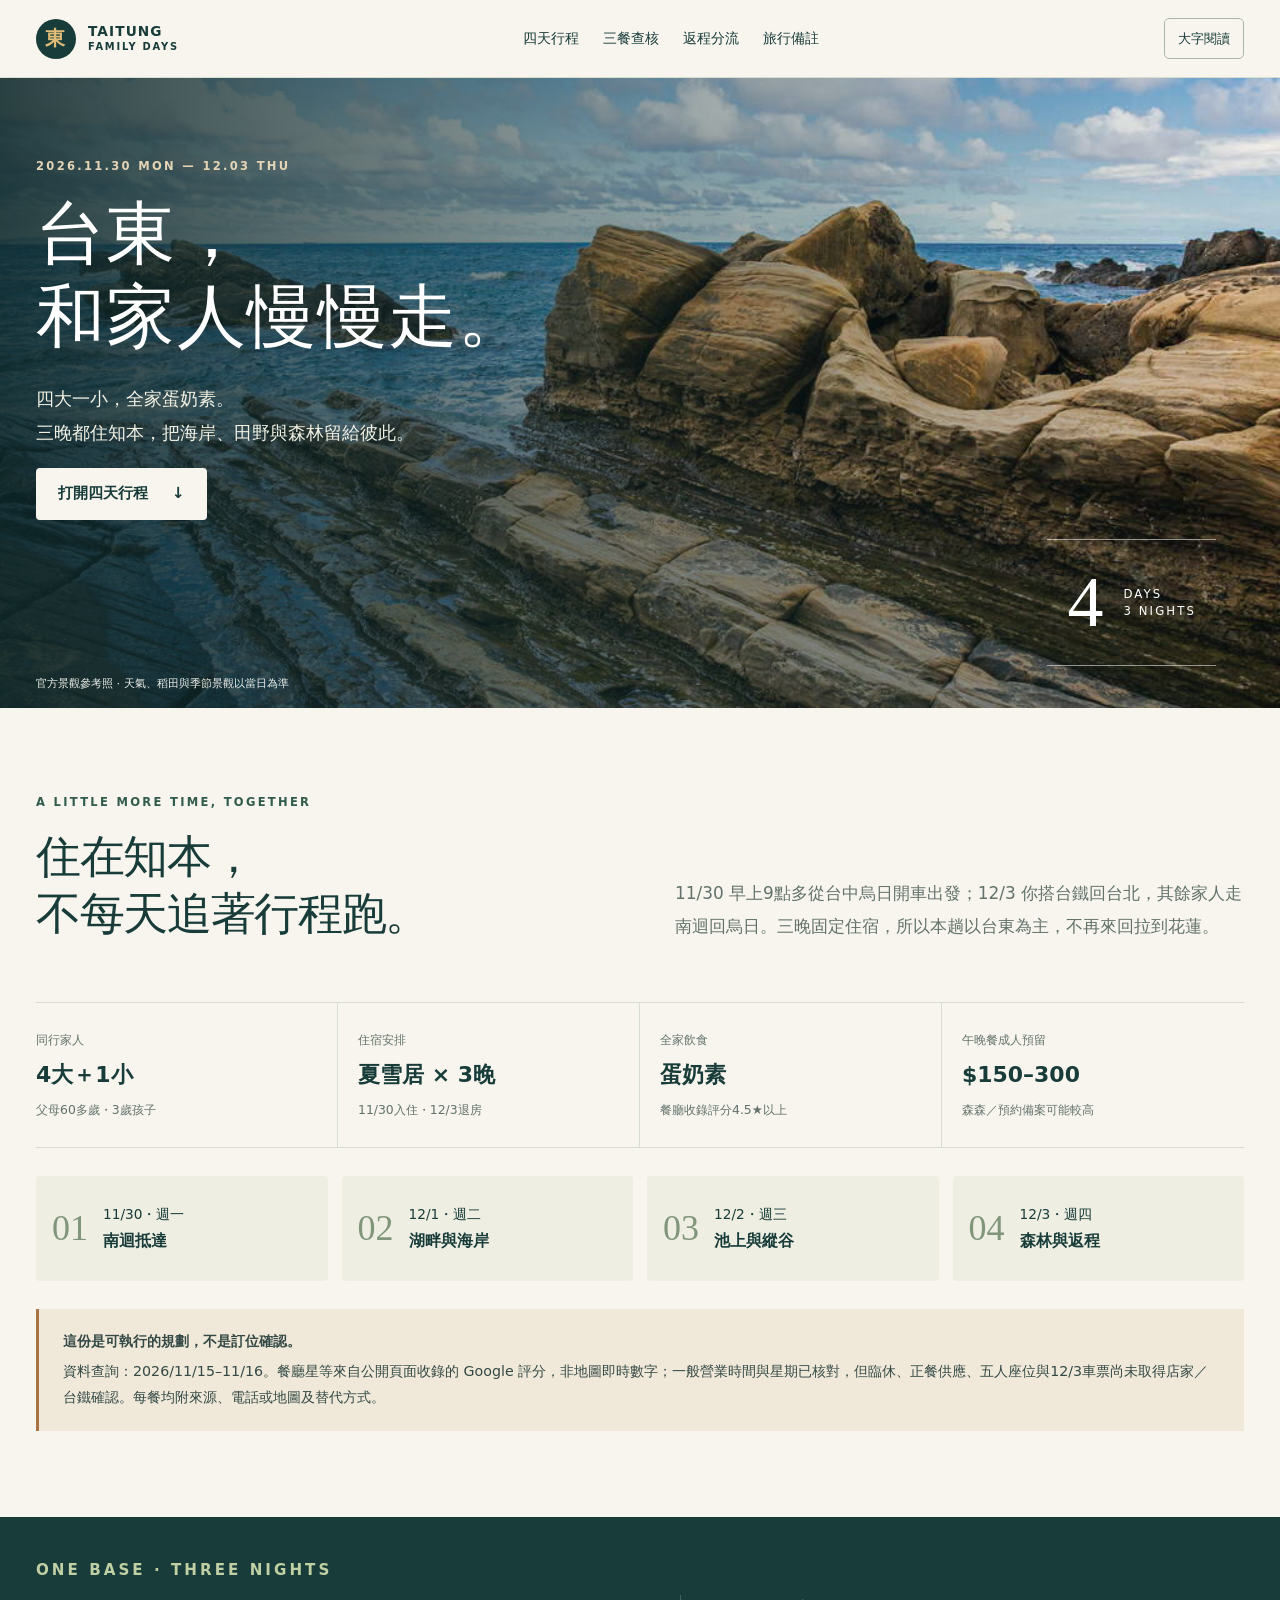
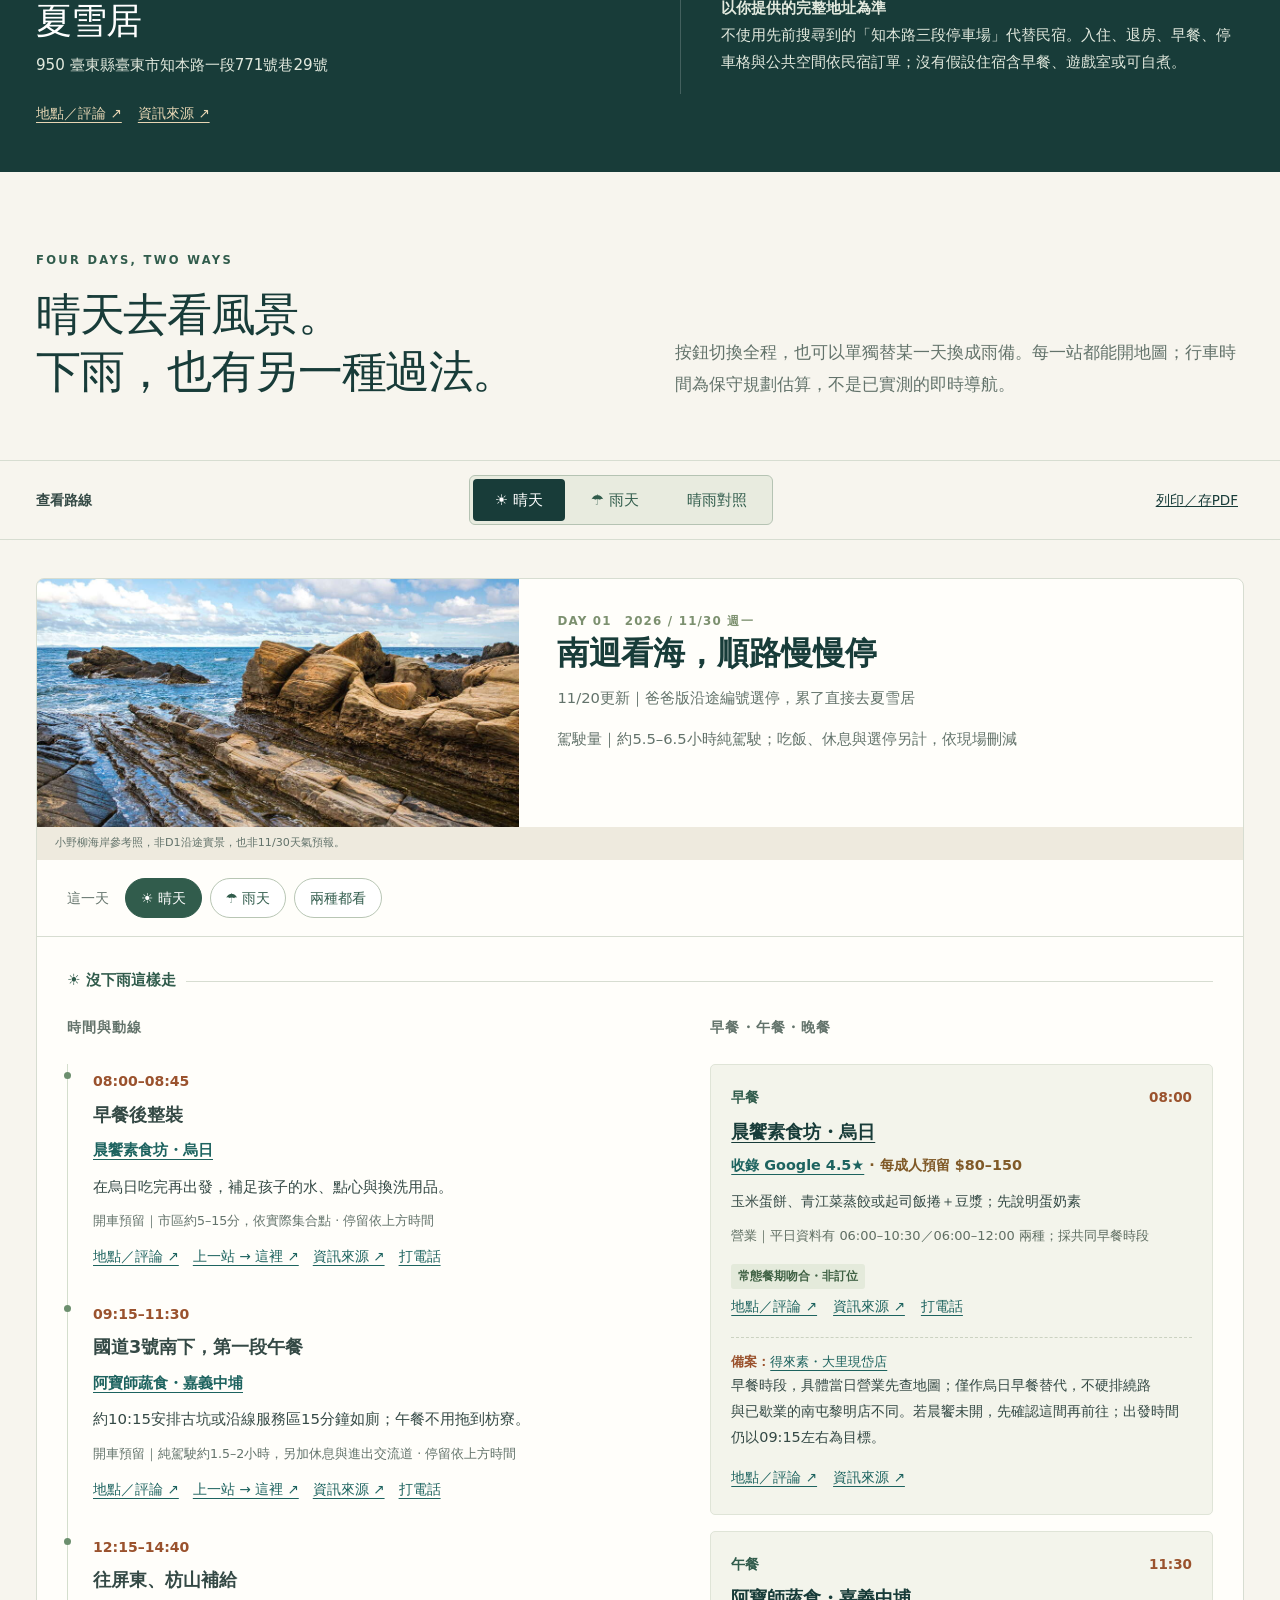
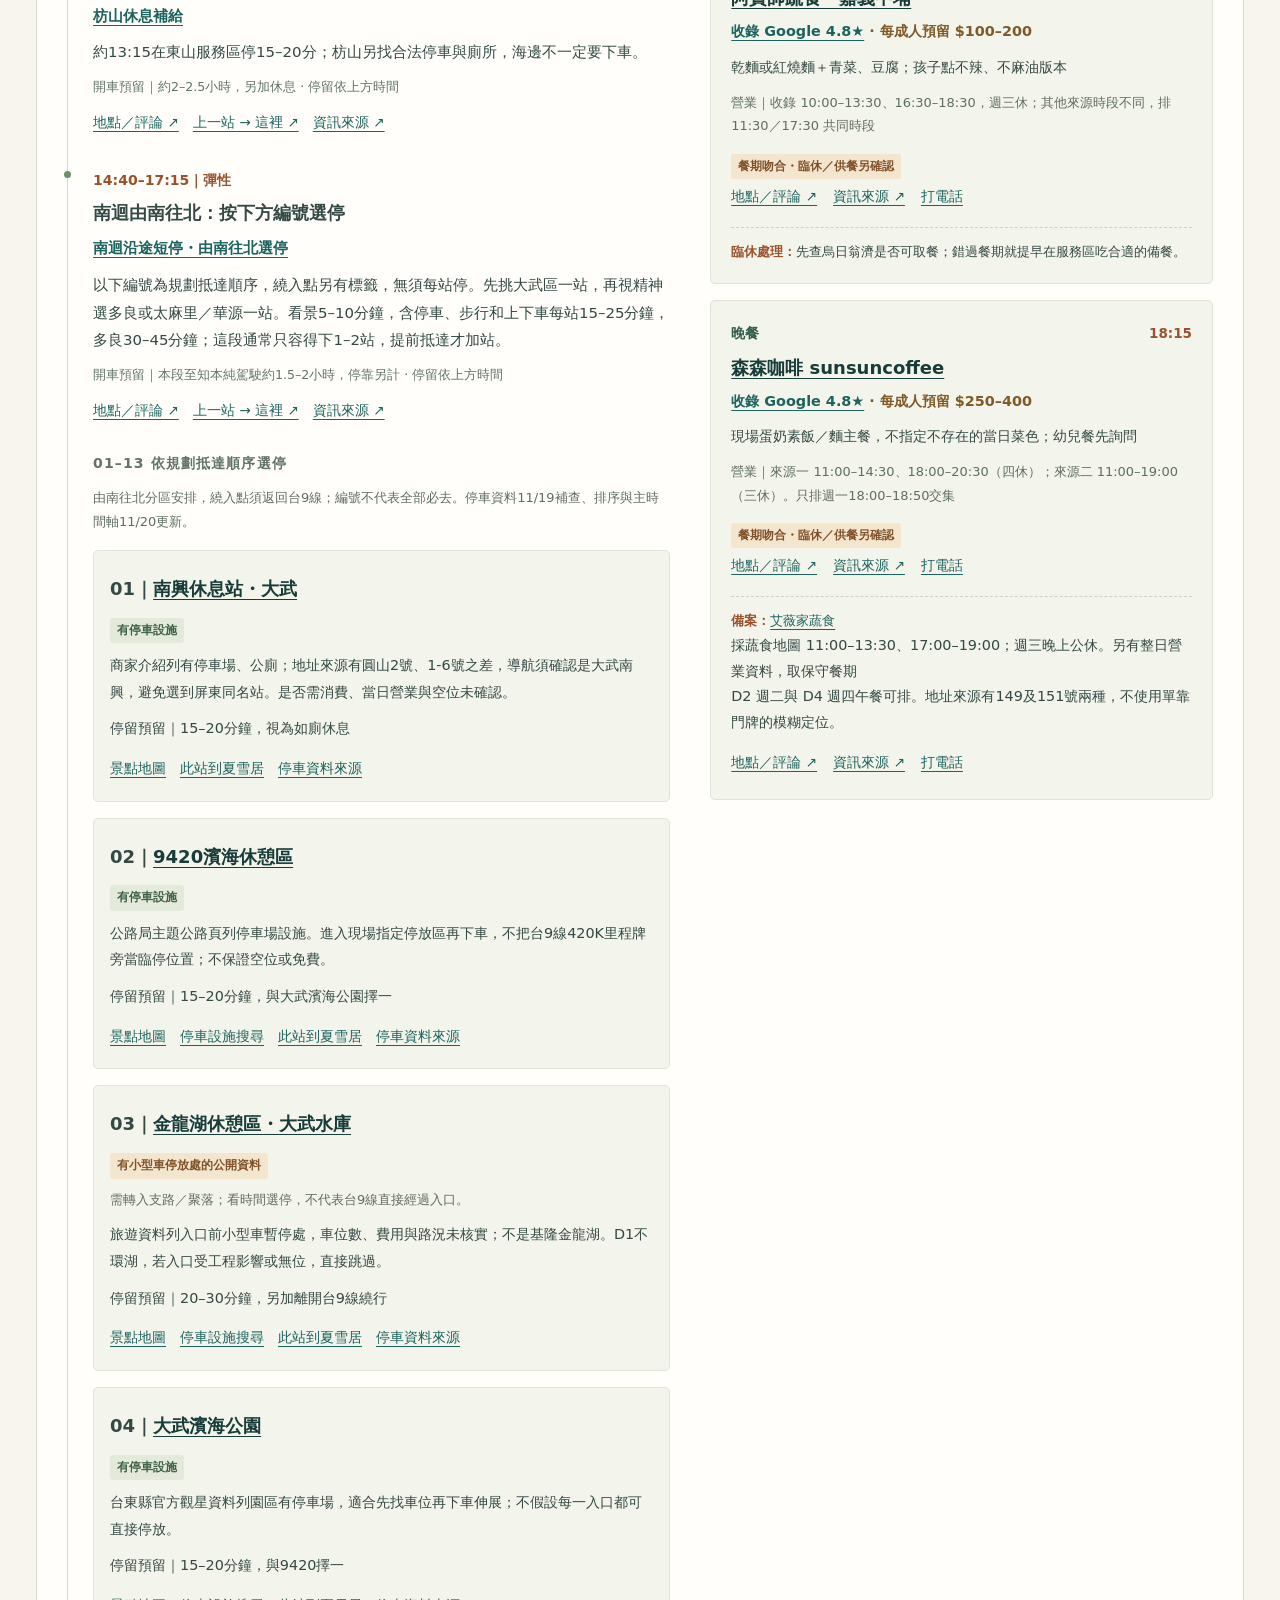
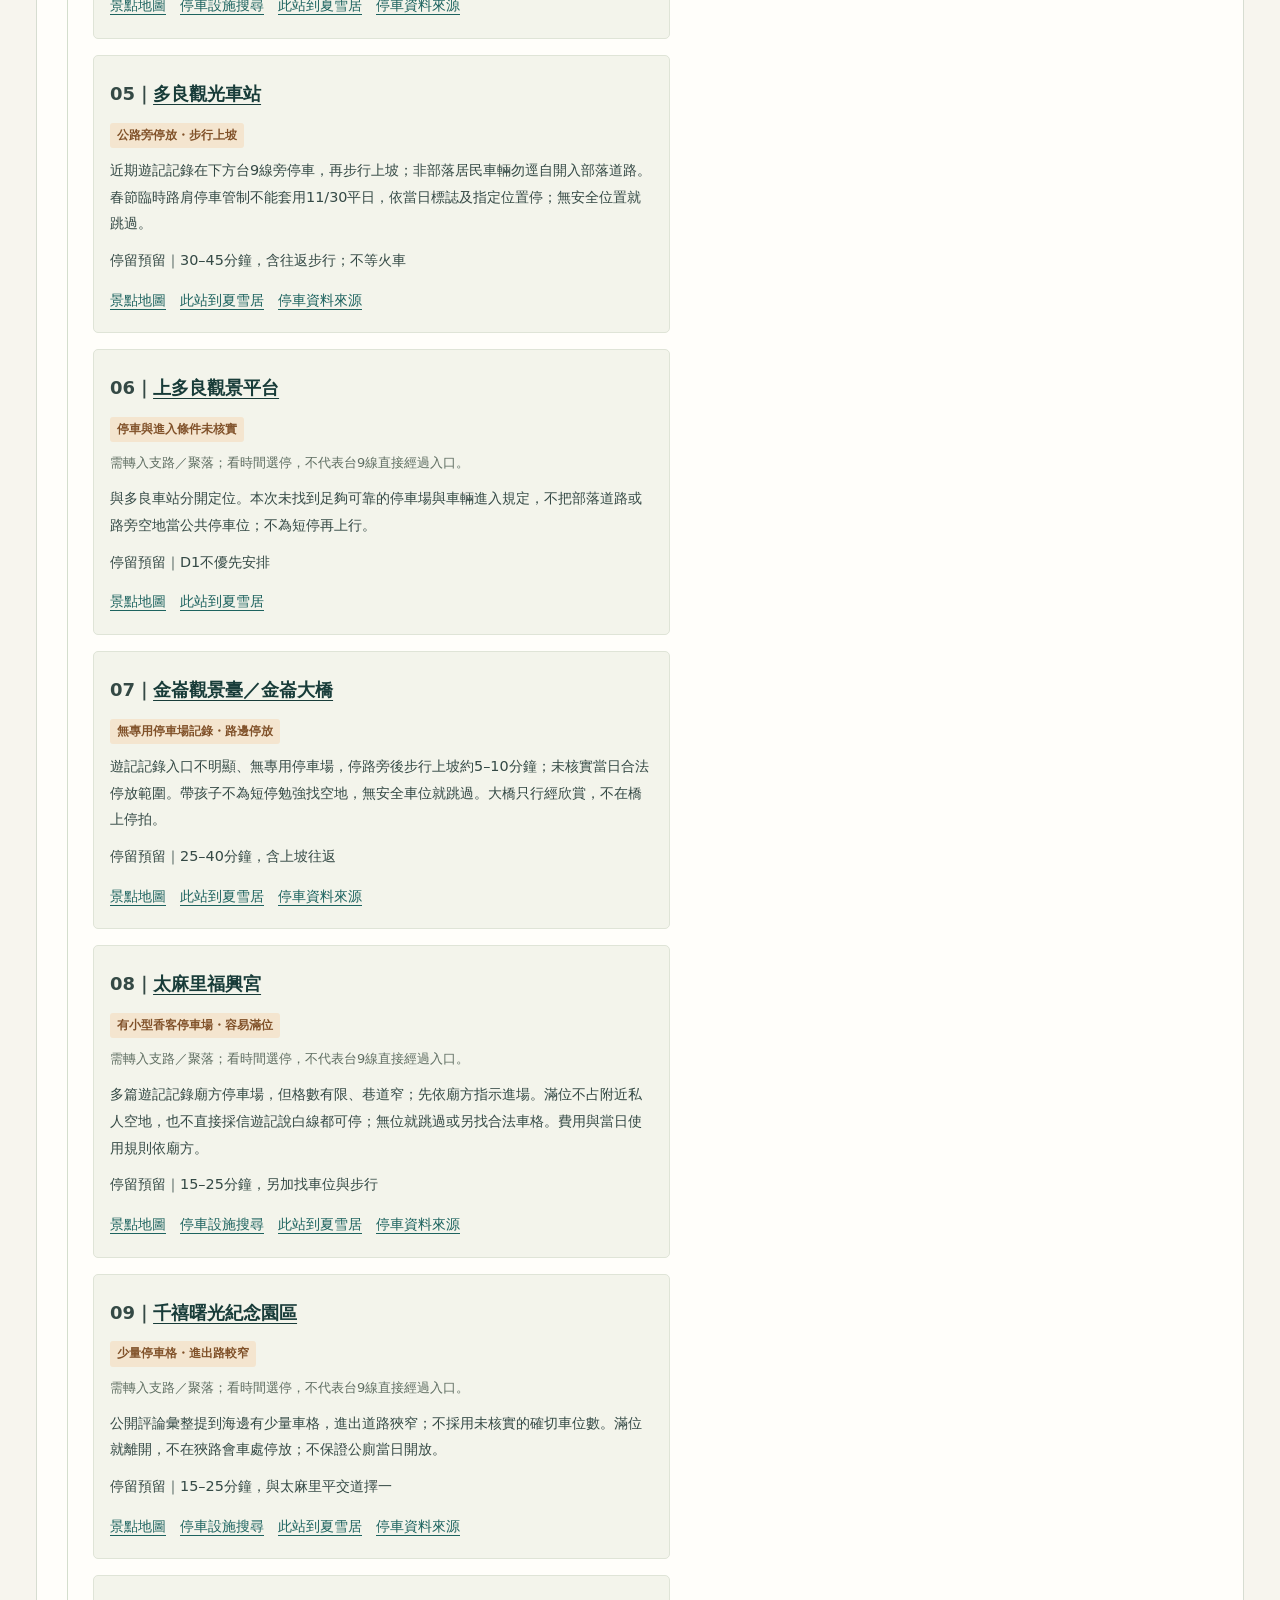
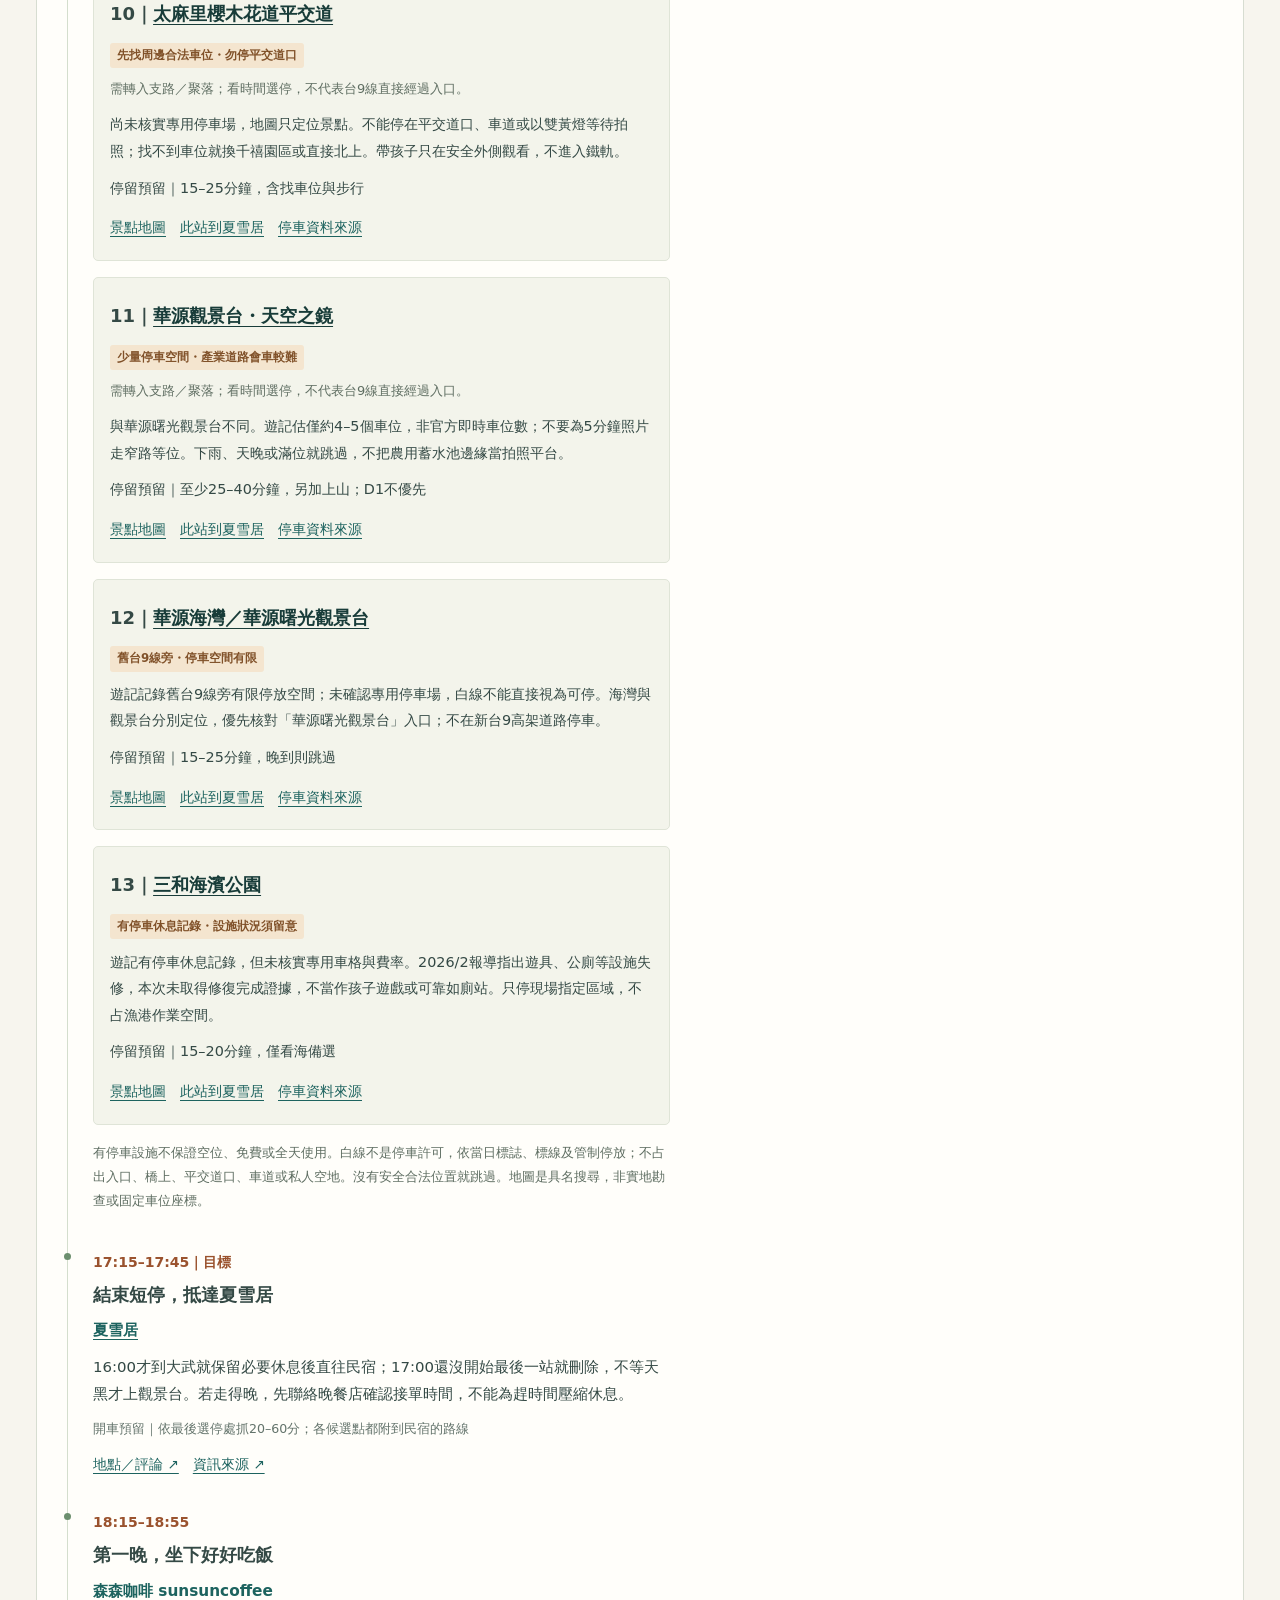
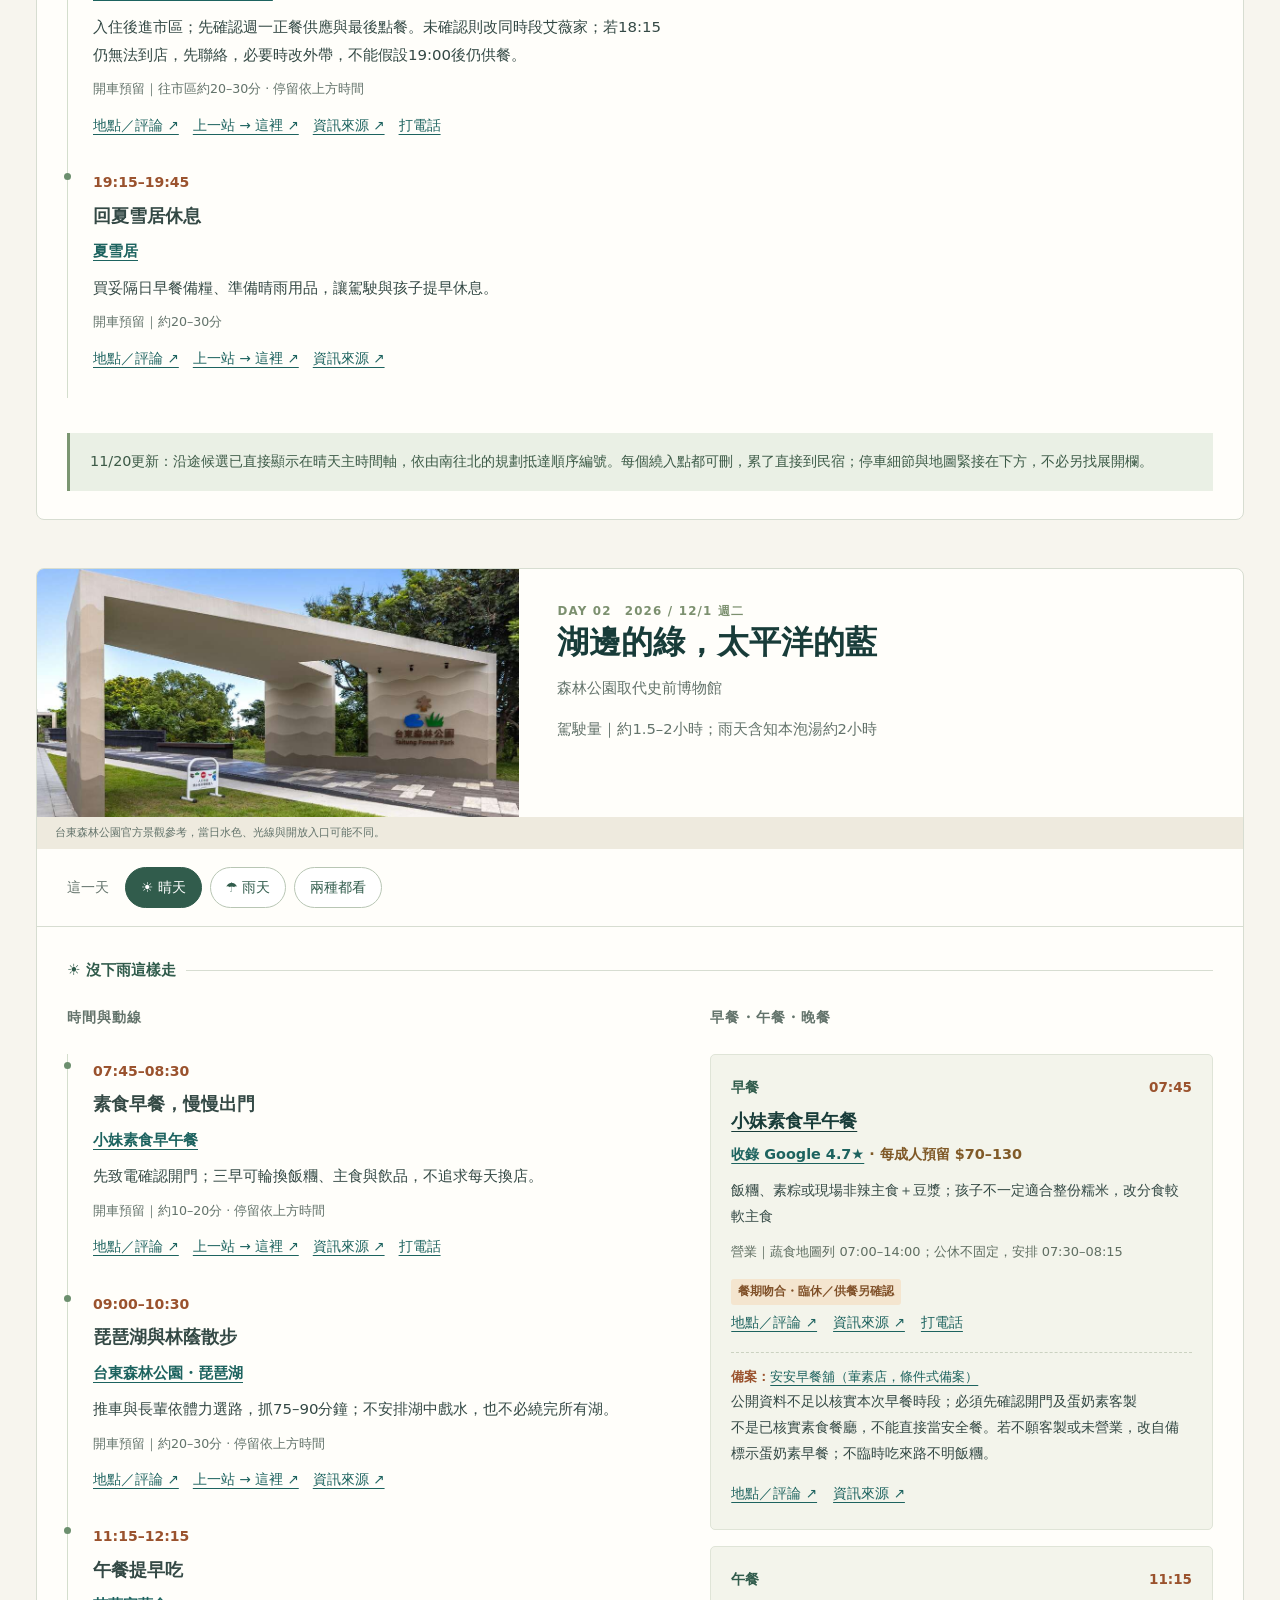
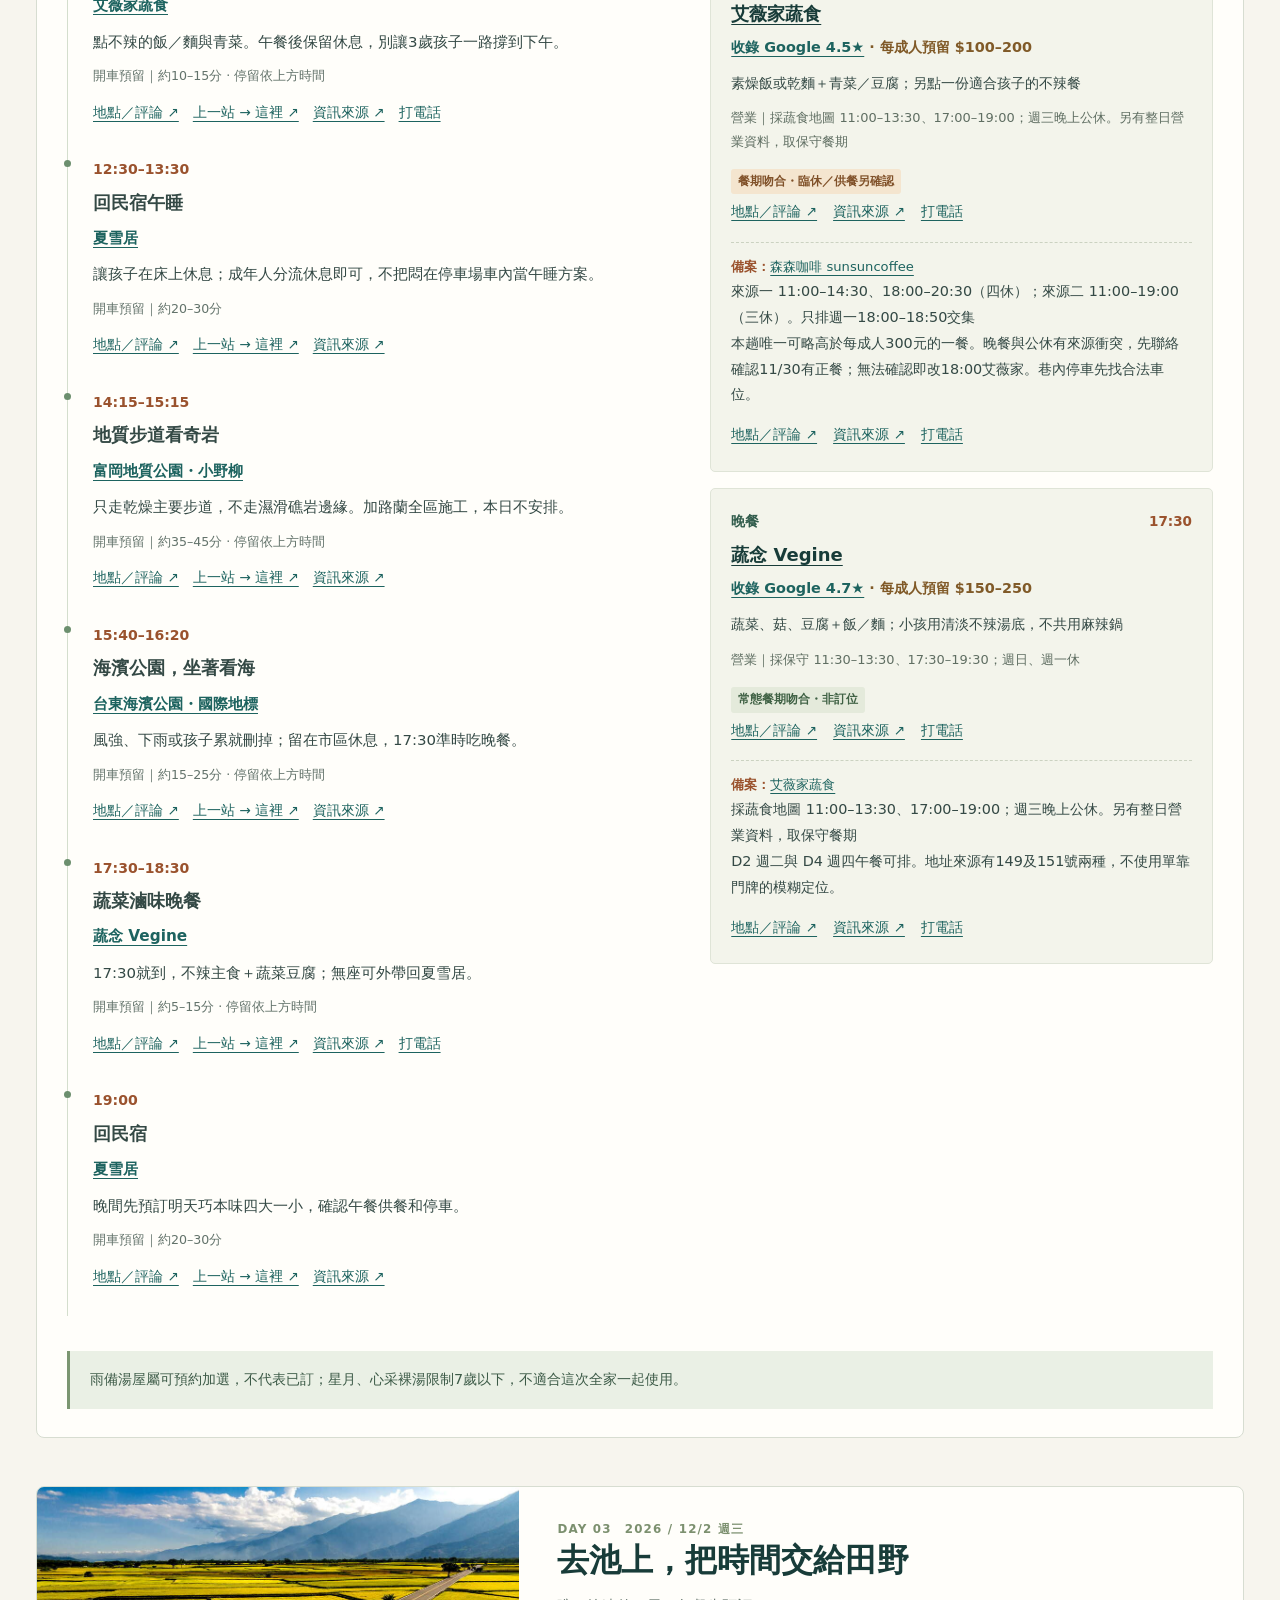
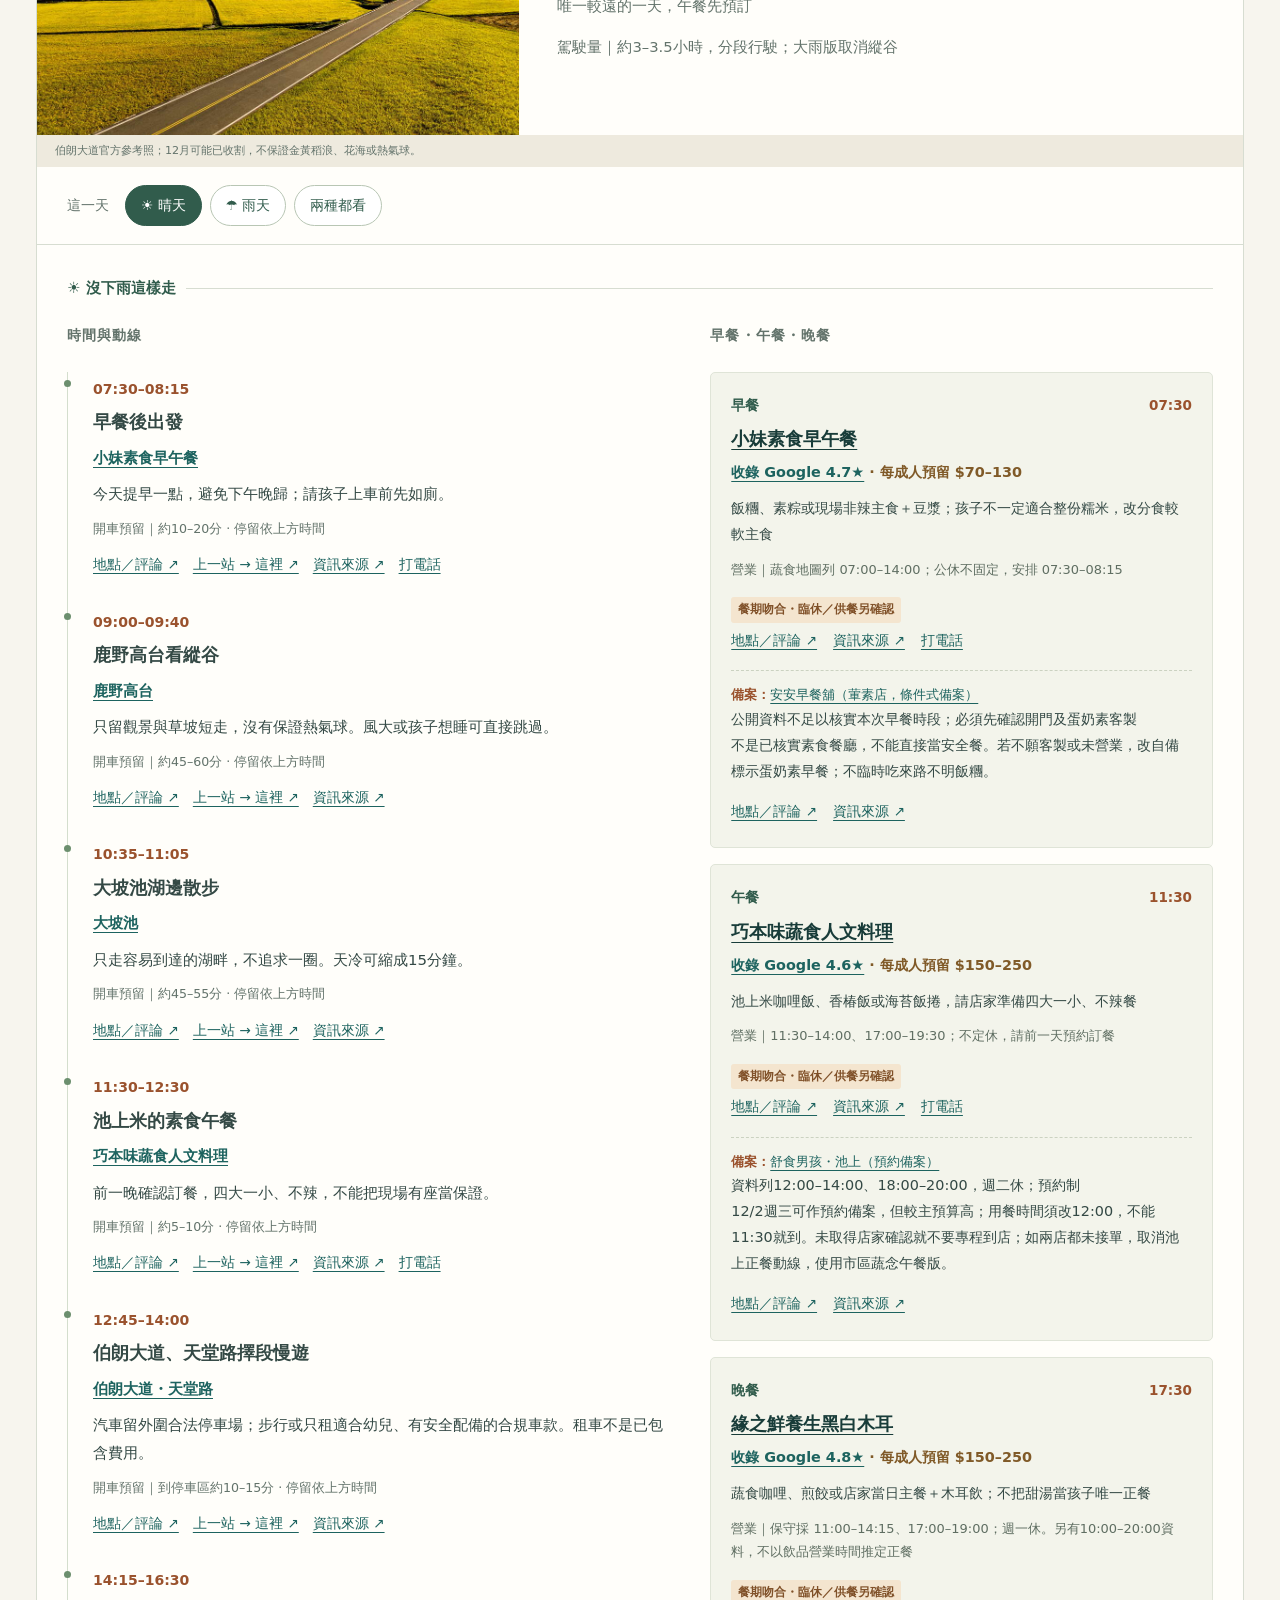
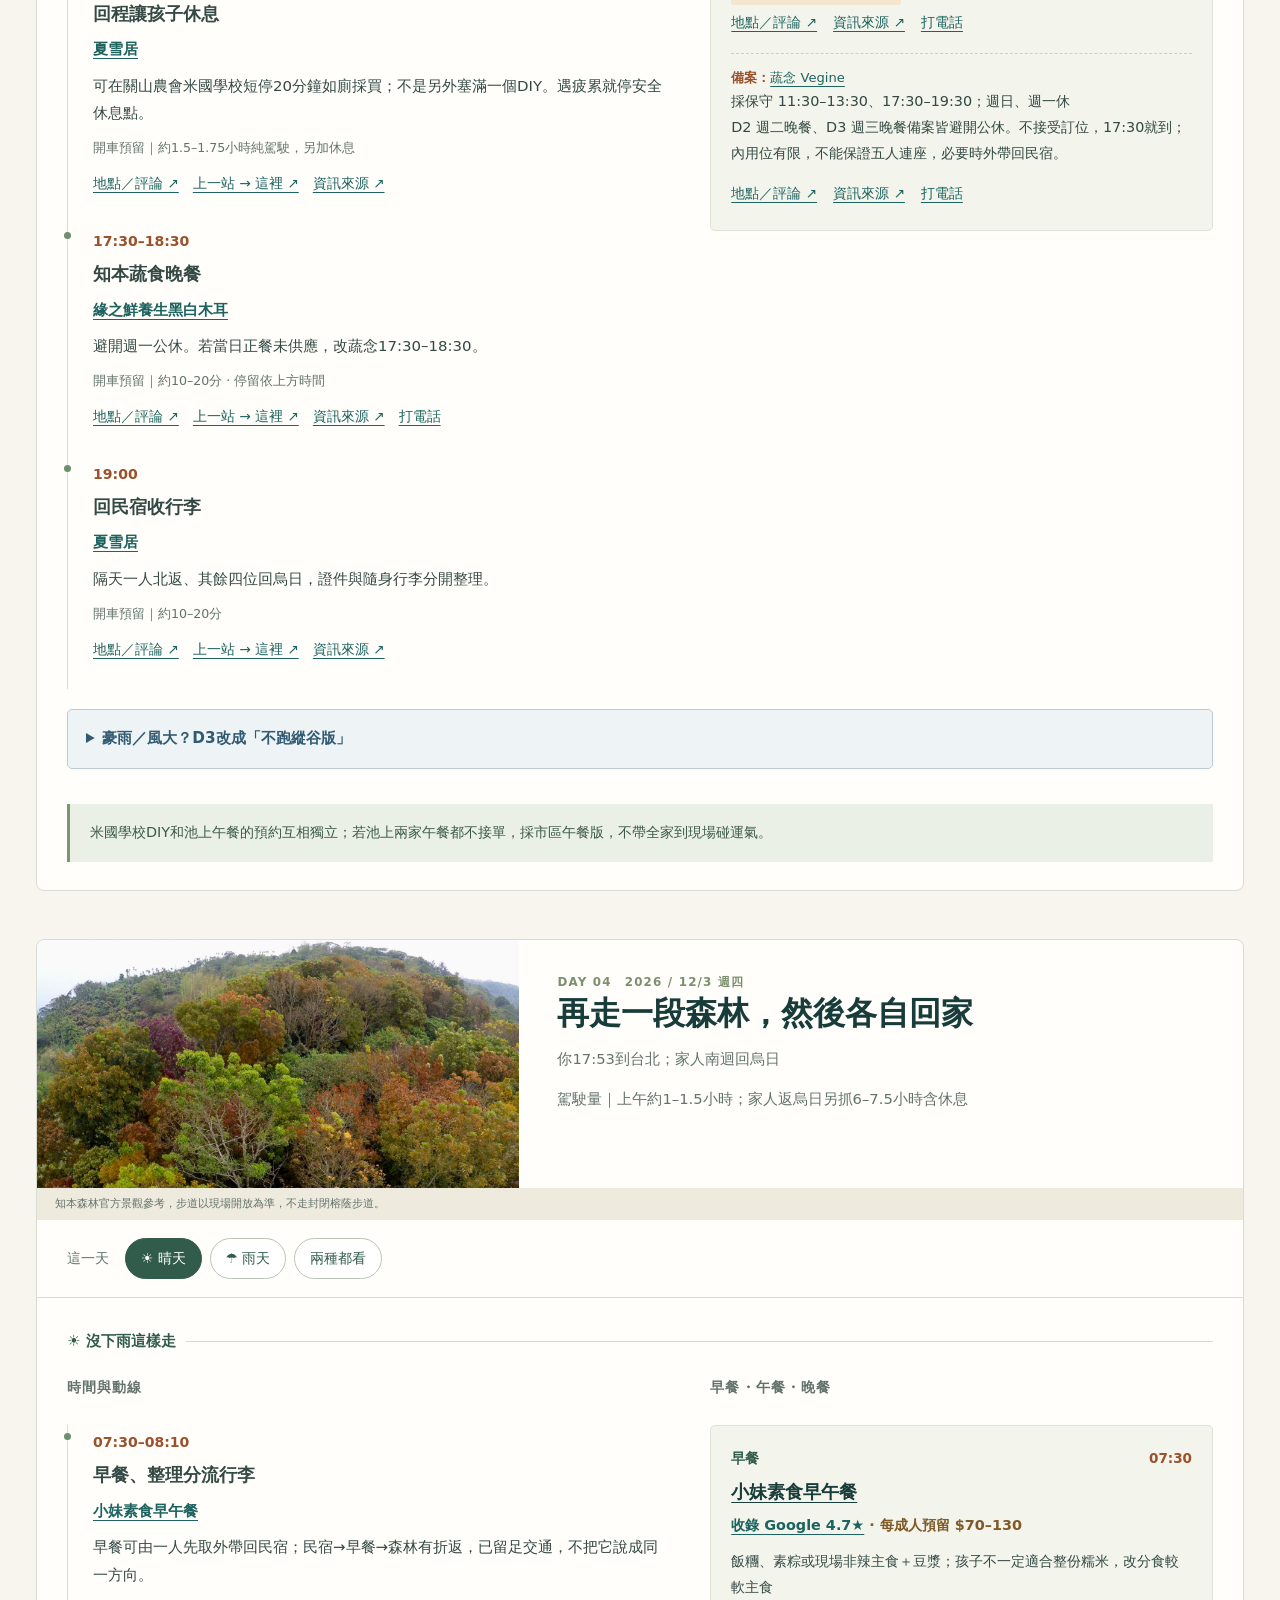
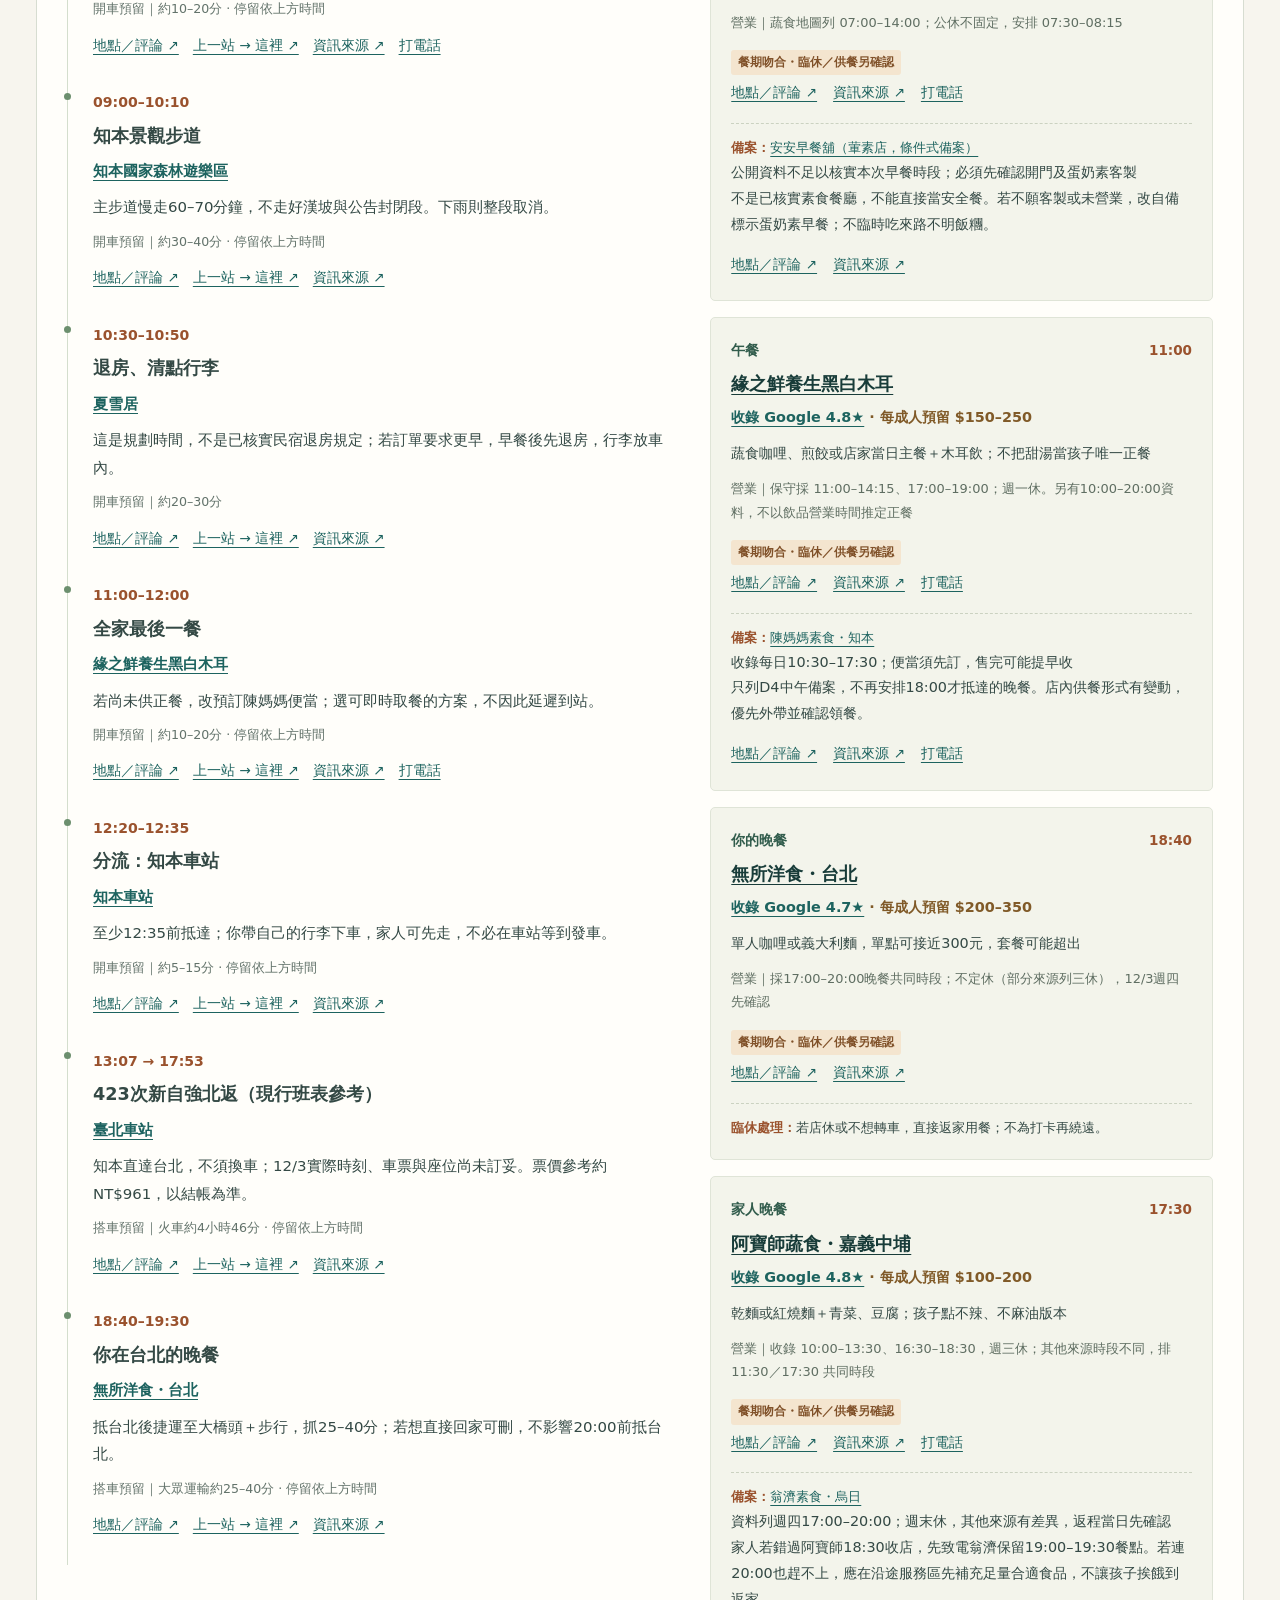
<file: index.html>
<!doctype html>
<html lang="zh-Hant">
<head>
  <meta charset="utf-8">
  <meta name="viewport" content="width=device-width,initial-scale=1">
  <meta name="description" content="2026/11/30–12/3，烏日出發，四大一小、全家蛋奶素，夏雪居連住三晚。晴天、雨天與大雨備案，三餐營業時間、地圖和知本北返交通。">
  <meta name="theme-color" content="#173d3a">
  <title>台東，和家人慢慢走｜四天三夜晴雨行程</title>
  <link rel="icon" href="data:image/svg+xml,%3Csvg xmlns='http://www.w3.org/2000/svg' viewBox='0 0 64 64'%3E%3Crect width='64' height='64' rx='16' fill='%23173d3a'/%3E%3Ccircle cx='45' cy='19' r='8' fill='%23dfbc77'/%3E%3Cpath d='M6 47L23 23l14 21 8-12 13 20H6' fill='%23eef1da'/%3E%3C/svg%3E">
  <link rel="stylesheet" href="style.css?v=20261120-1">
  <script src="data.js?v=20261120-1" defer></script>
  <script src="app.js?v=20261120-1" defer></script>
</head>
<body>
  <a class="skip" href="#itinerary">直接看每日行程</a>
  <header class="topbar">
    <a class="brand" href="#top"><span class="brand-mark">東</span><span>TAITUNG <small>FAMILY DAYS</small></span></a>
    <nav aria-label="主要導覽"><a href="#itinerary">四天行程</a><a href="#food">三餐查核</a><a href="#return">返程分流</a><a href="#notes">旅行備註</a></nav>
    <button class="text-toggle" type="button" aria-pressed="false" id="large-text">大字閱讀</button>
  </header>
  <main id="top">
    <section class="hero" aria-labelledby="title">
      <img class="hero-main" src="assets/sea.jpg" alt="台東小野柳的奇岩海岸與太平洋" fetchpriority="high">
      <div class="hero-shade"></div>
      <div class="hero-copy"><p class="eyebrow">2026.11.30 MON — 12.03 THU</p><h1 id="title">台東，<br>和家人慢慢走。</h1><p>四大一小，全家蛋奶素。<br>三晚都住知本，把海岸、田野與森林留給彼此。</p><a class="button cream" href="#itinerary">打開四天行程 <span aria-hidden="true">↓</span></a></div>
      <div class="hero-caption">官方景觀參考照 · 天氣、稻田與季節景觀以當日為準</div>
      <div class="hero-stamp"><b>4</b><span>DAYS<br>3 NIGHTS</span></div>
    </section>

    <section class="wrap intro-section" id="overview">
      <div class="section-heading"><div><p class="eyebrow">A LITTLE MORE TIME, TOGETHER</p><h2>住在知本，<br class="desktop-only">不每天追著行程跑。</h2></div><p>11/30 早上9點多從台中烏日開車出發；12/3 你搭台鐵回台北，其餘家人走南迴回烏日。三晚固定住宿，所以本趟以台東為主，不再來回拉到花蓮。</p></div>
      <div class="metrics"><div><small>同行家人</small><strong>4大＋1小</strong><span>父母60多歲・3歲孩子</span></div><div><small>住宿安排</small><strong>夏雪居 × 3晚</strong><span>11/30入住・12/3退房</span></div><div><small>全家飲食</small><strong>蛋奶素</strong><span>餐廳收錄評分4.5★以上</span></div><div><small>午晚餐成人預留</small><strong>$150–300</strong><span>森森／預約備案可能較高</span></div></div>
      <nav class="day-jump" aria-label="快速跳到某一天"><a href="#d1"><b>01</b><span>11/30・週一<small>南迴抵達</small></span></a><a href="#d2"><b>02</b><span>12/1・週二<small>湖畔與海岸</small></span></a><a href="#d3"><b>03</b><span>12/2・週三<small>池上與縱谷</small></span></a><a href="#d4"><b>04</b><span>12/3・週四<small>森林與返程</small></span></a></nav>
      <div class="honesty"><b>這份是可執行的規劃，不是訂位確認。</b><p>資料查詢：2026/11/15–11/16。餐廳星等來自公開頁面收錄的 Google 評分，非地圖即時數字；一般營業時間與星期已核對，但臨休、正餐供應、五人座位與12/3車票尚未取得店家／台鐵確認。每餐均附來源、電話或地圖及替代方式。</p></div>
    </section>

    <section class="base-band" id="stay"><div class="wrap base-grid"><div><p class="eyebrow">ONE BASE · THREE NIGHTS</p><h2>夏雪居</h2><p>950 臺東縣臺東市知本路一段771號巷29號</p><div id="stay-links"></div></div><div><b>以你提供的完整地址為準</b><p>不使用先前搜尋到的「知本路三段停車場」代替民宿。入住、退房、早餐、停車格與公共空間依民宿訂單；沒有假設住宿含早餐、遊戲室或可自煮。</p></div></div></section>

    <section id="itinerary" class="itinerary-section">
      <div class="wrap section-heading itinerary-title"><div><p class="eyebrow">FOUR DAYS, TWO WAYS</p><h2>晴天去看風景。<br>下雨，也有另一種過法。</h2></div><p>按鈕切換全程，也可以單獨替某一天換成雨備。每一站都能開地圖；行車時間為保守規劃估算，不是已實測的即時導航。</p></div>
      <div class="modebar"><div class="wrap mode-inner"><span>查看路線</span><div class="segmented" role="group" aria-label="切換全程晴雨方案"><button type="button" data-global-mode="sun" aria-pressed="true">☀ 晴天</button><button type="button" data-global-mode="rain" aria-pressed="false">☂ 雨天</button><button type="button" data-global-mode="both" aria-pressed="false">晴雨對照</button></div><button class="print-button" type="button" id="print">列印／存PDF</button></div></div>
      <div class="wrap" id="days"></div>
      <noscript><p class="wrap honesty">請啟用瀏覽器 JavaScript 顯示互動行程；本頁資料都在同一資料夾，無需登入或網站伺服器。備用：<a href="行程摘要.txt">開啟純文字行程摘要</a>。</p></noscript>
    </section>

    <section class="wrap" id="food"><div class="section-heading"><div><p class="eyebrow">WHERE WE EAT</p><h2>每一餐，先替全家想好。</h2></div><p>主餐皆以素食專門店為主。標示「收錄Google」的分數可點來源；用餐時間取各來源共同可行餐期。橘色提醒代表資料衝突或不定休，不能當成已電話確認。</p></div><div class="food-key"><span>● 常態餐期吻合</span><span>◐ 不定休／資料有差異</span><span>△ 條件式備案，未核實供餐</span></div><div class="table-scroll"><table class="hours-table"><caption>餐廳營業時間、餐點和行程日期核對</caption><thead><tr><th scope="col">餐廳／收錄評分</th><th scope="col">餐期與可行性</th><th scope="col">適合吃什麼／備註</th><th scope="col">連結與聯絡</th></tr></thead><tbody id="restaurant-table"></tbody></table></div><p class="table-note">每成人費用為預留額，非最新菜單報價。幼兒供餐、最低消費、高腳椅、五辛及共用煎台另向店家說明；全家蛋奶素，不假設可以接受一般肉湯、魚湯、柴魚、魚露或豬骨湯。</p>
      <div class="food-card"><div><p class="eyebrow">給店家的點餐說明</p><h3>我們四位大人、一位3歲孩子，<br>全部吃蛋奶素。</h3></div><div><p>不吃肉、魚、海鮮、柴魚、魚露、肉骨高湯和動物性萃取；雞蛋與乳製品可以。孩子請做不辣、不要酒味明顯的料理。若有五辛或共鍋限制，點餐時再說明。</p><button class="button outline" type="button" id="copy-food">複製點餐說明</button><span id="copy-status" aria-live="polite"></span></div></div>
    </section>

    <section class="return-band" id="return"><div class="wrap"><div class="section-heading"><div><p class="eyebrow">THURSDAY · TWO WAYS HOME</p><h2>同一趟旅行，<br>各自平安回家。</h2></div><p>晴雨都固定知本車站上車，避免臨時換站。你最晚20:00到台北，主方案保留約兩小時餘裕；家人可以送達後就往南，不必等火車發車。</p></div><div class="return-grid"><article><span class="pill">你・1人北返</span><h3>知本 → 臺北</h3><div class="train-time"><strong>13:07</strong><span>423次 →</span><strong>17:53</strong></div><p>現行新自強班表參考，車程約4小時46分。目標12:35前到知本站，參考票價約$961；12/3當日班表、餘票、最終票價以台鐵為準，尚未購票。</p><p class="warning">431次現行19:49到台北，距你的期限只剩11分鐘，不作首選。若423售罄，優先查更早北迴直達車，不改買繞西部的長車程列車。</p><a href="https://www.railway.gov.tw/tra-tip-web/tip/tip001/tip123/query" target="_blank" rel="noopener noreferrer">台鐵官方查時刻／訂票 ↗</a><a href="https://tip-tr4cdn.cdn.hinet.net/tra-tip-web/static/file/timetable1150701/R/TaitungToShulin20260701.pdf?version=115.04.09" target="_blank" rel="noopener noreferrer">現行官方班表參考PDF ↗</a></article><article><span class="pill">家人・3大1小南返</span><h3>知本 → 南迴 → 烏日</h3><p class="family-depart">約12:35–13:00出發</p><p>走台9南迴、屏東、國道3號。含至少2–3次休息及晚餐，抓6–7.5小時；每1.5–2小時停一次，不把夜間疲勞駕駛當成省時間的方法。</p><p>17:30左右可在中埔阿寶師吃晚餐；預估18:00後才到，就提早聯絡烏日翁濟，目標19:00–19:30取餐。途中先讓孩子吃合適點心，不餓著等返家。</p><div id="return-map"></div></article></div></div></section>

    <section class="wrap" id="notes"><div class="section-heading"><div><p class="eyebrow">SMALL NOTES, BETTER DAYS</p><h2>出門前，記住這幾件事。</h2></div><p>不預先購買一堆景點票券。真正影響這趟旅行的是回程座位、池上午餐、雨備湯屋，以及孩子的休息節奏。</p></div><div class="note-grid"><article><b>01／預約與票券</b><p>台鐵目前已進入12/3一般28天預訂範圍。巧本味前一天訂餐；米國學校DIY、知本老爺湯屋若要做才預約。一般戶外景點不用預約時段；知本森林依現場票種購票。父母若已滿65歲，帶證件核對優待。</p><a href="https://tip.railway.gov.tw/tra-tip-web/tip/tip00C/tipC21/view?subCode=8ae4cac3756b7b41017573dba4e4186f" target="_blank" rel="noopener noreferrer">台鐵訂票規則 ↗</a></article><article><b>02／雨備如何選</b><p>短暫小雨可依乾燥程度保留短程散步；持續下雨選雨天版。豪雨、強風、封路或能見度不佳，選D3大雨版、取消海邊與縱谷，依公路公告決定是否移動。現在不能預報兩週後每一天一定晴或雨。</p><a href="https://www.cwa.gov.tw/V8/C/W/County/County.html?CID=10014" target="_blank" rel="noopener noreferrer">中央氣象署台東天氣 ↗</a><a href="https://168.thb.gov.tw/" target="_blank" rel="noopener noreferrer">省道路況 ↗</a></article><article><b>03／長輩與孩子</b><p>父母可走一小時以上，但不必和孩子一起硬走全程。帶輕便推車、替換衣物、兒童雨衣、薄外套、貼紙書與水。3歲孩子全程使用合適汽座，四大一小再加汽座、行李，出發前實際試坐與裝載。</p></article><article><b>04／餐廳臨休</b><p>早餐提前一晚確認；主餐不定休先問電話。備餐為旅行準備足量標示合適的麵包、豆漿等，不把便利商店所有飯糰當素食。已訂的池上餐如果遇豪雨取消，主動聯絡店家，依取消規則辦理。</p></article></div>
      <div class="budget"><div><p class="eyebrow">PLANNING ALLOWANCE</p><h3>先留餐費與交通，住宿另計。</h3></div><p>四大一小全程餐飲約 <strong>NT$8,000–11,000</strong>；汽油、過路、停車約 <strong>$3,500–5,500</strong>；你北返台鐵與市區交通約 <strong>$1,000–1,200</strong>。三晚房價未提供，門票、單車、DIY與雨備泡湯另計；湯屋兩間60分約$2,200，須店家確認幼兒加價。</p></div>
    </section>

    <section class="wrap sources" id="sources"><div class="section-heading"><div><p class="eyebrow">SOURCES & STATUS</p><h2>有依據，也把不確定寫清楚。</h2></div><p>地圖使用官方 Google Maps 搜尋／路線網址，附店名與地址。已檢查查詢字串與來源的名稱／地址對應；路程為規劃估算，沒有宣稱逐段實際開車驗證。出發時仍按現場導航與管制。</p></div>
      <details><summary>先前推薦中，這次移除／修正的地方</summary><ul><li><b>加路蘭：</b>2026/2/23–12/31施工全區不開放，不排入任何晴雨路線。<a href="https://www.eastcoast-nsa.gov.tw/zh-tw/opendata/notification/" target="_blank" rel="noopener noreferrer">東管處官方公告 ↗</a></li><li><b>三仙台八拱橋、都蘭月光小棧：</b>施工封閉；沒有排過橋、上島或月光咖啡屋。<a href="https://www.eastcoast-nsa.gov.tw/zh-tw/event/news/5860/" target="_blank" rel="noopener noreferrer">八拱橋公告 ↗</a></li><li><b>史前博物館：</b>依你的要求，全程與雨備都不安排。</li><li><b>鐵花：</b>原鐵花村音樂聚落2023年底結束營運，周邊聚落另有店家；不保證平日市集或表演。<a href="https://www.cna.com.tw/news/aloc/202311090047.aspx" target="_blank" rel="noopener noreferrer">現況說明 ↗</a></li><li><b>得來素南屯黎明店：</b>已有歇業報導，不再使用殘留地圖營業資料。D1改烏日晨饗。<a href="https://news.tvbs.com.tw/life/3146858" target="_blank" rel="noopener noreferrer">歇業報導 ↗</a></li><li><b>陳媽媽：</b>公開資料17:30收店，僅用作中午備案；安安早餐未核實素食客製，只列條件式備案。</li><li><b>探索館：</b>查得週四至日開放，因此只放D4週四；台東故事館週二公休，不放D2雨備。</li></ul></details>
      <details><summary>景點開放資訊與建議停留時間</summary><div id="attraction-list" class="attraction-list"></div></details>
      <details><summary>照片出處與使用說明</summary><p>照片只作私人家庭行程的景觀參考，非旅行日期實拍、非當日天氣或花況保證；若公開商用或再散布，請先確認原站授權。</p><ul><li>小野柳：<a href="https://www.eastcoast-nsa.gov.tw/zh-tw/attractions/detail/32/" target="_blank" rel="noopener noreferrer">東部海岸國家風景區</a>。</li><li>森林公園、鹿野高台、伯朗大道、探索館：<a href="https://tour.taitung.gov.tw/" target="_blank" rel="noopener noreferrer">臺東縣觀光旅遊網</a>。</li><li>知本秋季變葉樹林（攝影：臺東分署）：<a href="https://recreation.forest.gov.tw/Forest/RA?typ_id=0700001" target="_blank" rel="noopener noreferrer">台灣山林悠遊網</a>。</li></ul></details>
    </section>
  </main>
  <footer><div class="wrap"><a class="brand" href="#top"><span class="brand-mark">東</span>TAITUNG FAMILY DAYS</a><p>2026/11/30—12/3 · 烏日出發 · 台東四天三夜<br>本機版・文字、照片與互動可離線讀取，地圖和原始資料需連網。</p><a href="行程摘要.txt">純文字行程 ↗</a></div></footer>
</body>
</html>
</file>
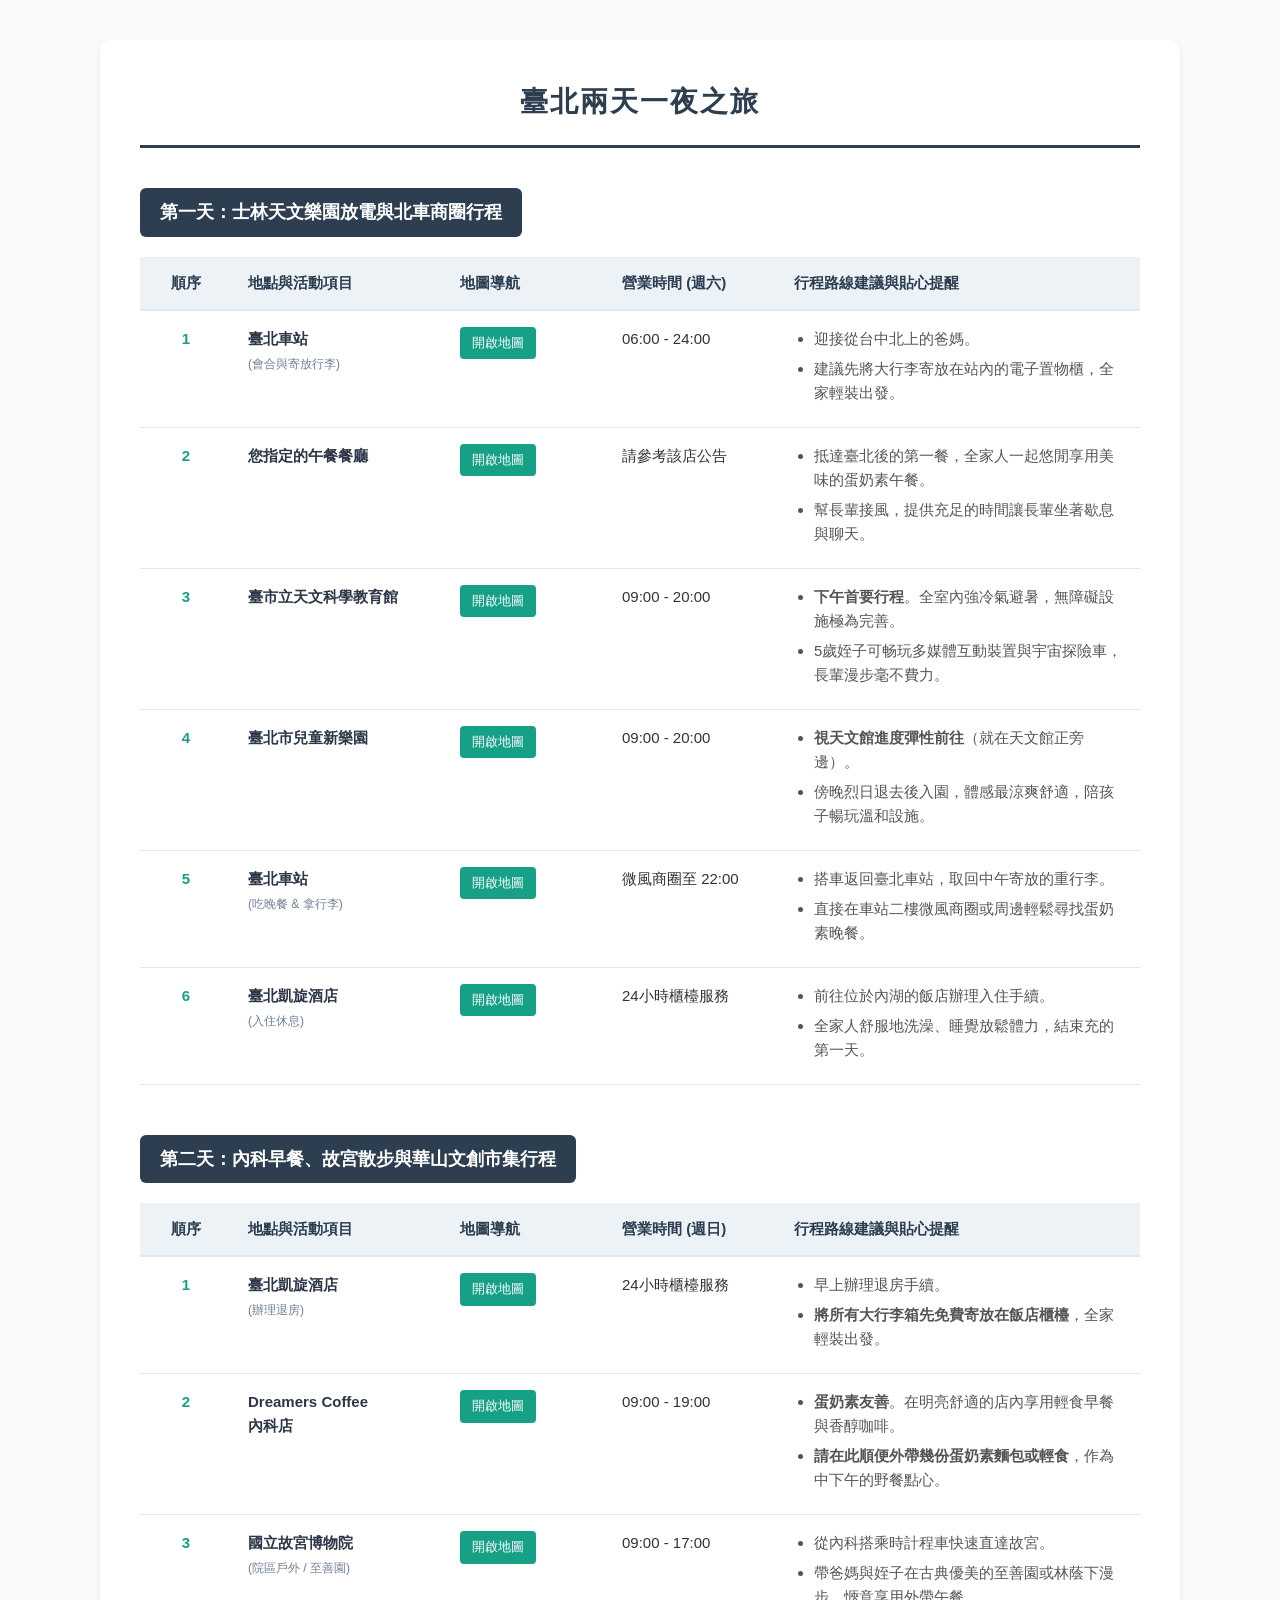
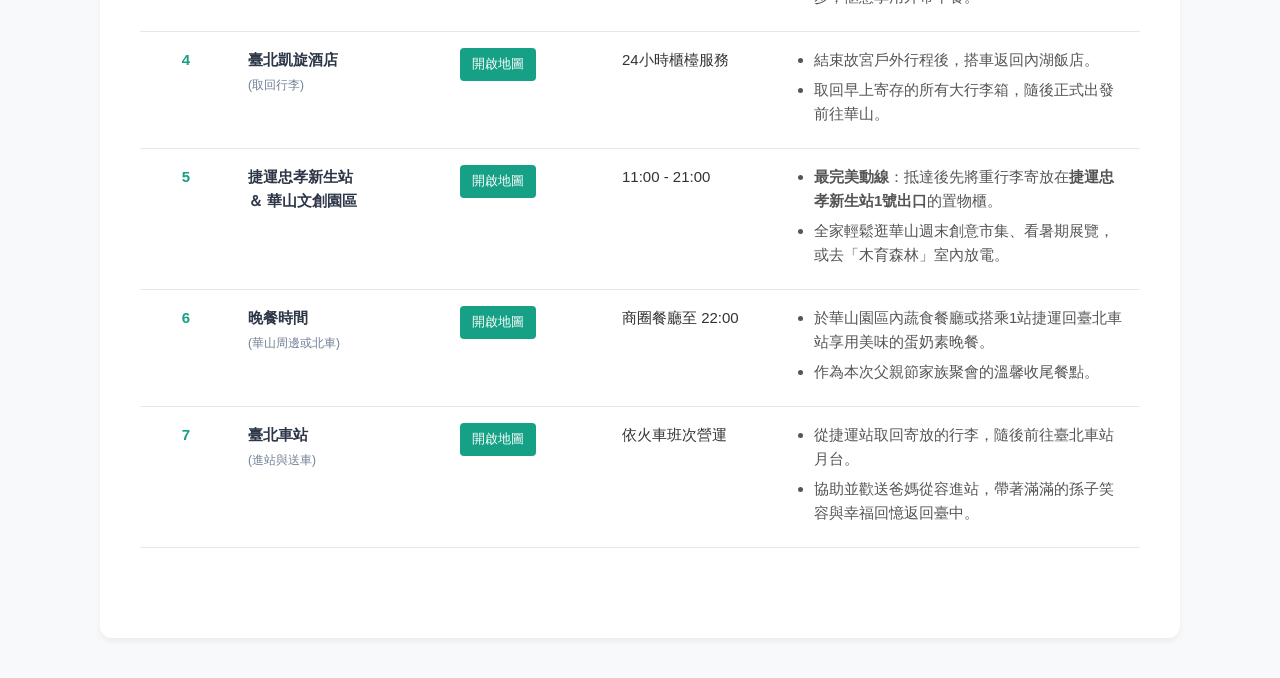
<file: 20260808_台北行程.html>
<!DOCTYPE html>
<html lang="zh-TW">
<head>
    <meta charset="UTF-8">
    <meta name="viewport" content="width=device-width, initial-scale=1.0">
    <title>臺北兩天一夜之旅 - 行程手冊</title>
    <style>
        :root {
            --primary-color: #2c3e50;
            --secondary-color: #16a085;
            --bg-color: #f8f9fa;
            --text-color: #333333;
            --border-color: #e2e8f0;
        }

        body {
            font-family: "Helvetica Neue", Helvetica, Arial, "Microsoft JhengHei", 創新微軟正黑體, sans-serif;
            background-color: var(--bg-color);
            color: var(--text-color);
            margin: 0;
            padding: 40px 20px;
            line-height: 1.6;
        }

        .container {
            max-width: 1000px;
            margin: 0 auto;
            background: #ffffff;
            padding: 40px;
            border-radius: 12px;
            box-shadow: 0 4px 6px rgba(0, 0, 0, 0.05);
        }

        .header {
            text-align: center;
            border-bottom: 3px solid var(--primary-color);
            padding-bottom: 20px;
            margin-bottom: 40px;
        }

        .header h1 {
            color: var(--primary-color);
            margin: 0;
            font-size: 28px;
            letter-spacing: 2px;
        }

        .header p {
            color: #7f8c8d;
            margin: 10px 0 0 0;
            font-size: 16px;
        }

        .day-section {
            margin-bottom: 50px;
        }

        .day-title {
            background-color: var(--primary-color);
            color: #ffffff;
            padding: 10px 20px;
            border-radius: 6px;
            font-size: 18px;
            font-weight: bold;
            margin-bottom: 20px;
            display: inline-block;
        }

        table {
            width: 100%;
            border-collapse: collapse;
            margin-bottom: 20px;
            font-size: 15px;
        }

        th {
            background-color: #edf2f7;
            color: var(--primary-color);
            font-weight: bold;
            text-align: left;
            padding: 14px 16px;
            border-bottom: 2px solid var(--border-color);
        }

        td {
            padding: 16px;
            border-bottom: 1px solid var(--border-color);
            vertical-align: top;
        }

        tr:hover {
            background-color: #fdfdfd;
        }

        .order-col {
            text-align: center;
            font-weight: bold;
            color: var(--secondary-color);
            width: 60px;
        }

        .location-col {
            font-weight: bold;
            width: 180px;
            color: #2d3748;
        }

        .link-col {
            width: 130px;
        }

        .time-col {
            width: 140px;
            white-space: nowrap;
        }

        .map-btn {
            display: inline-block;
            background-color: var(--secondary-color);
            color: #ffffff;
            text-decoration: none;
            padding: 6px 12px;
            border-radius: 4px;
            font-size: 13px;
            text-align: center;
            transition: background 0.2s;
        }

        .map-btn:hover {
            background-color: #11806a;
        }

        .reminder-list {
            margin: 0;
            padding-left: 20px;
            color: #555555;
        }

        .reminder-list li {
            margin-bottom: 6px;
        }

        /* 針對列印 PDF 進行優化 */
        @media print {
            body {
                background-color: #ffffff;
                padding: 0;
            }
            .container {
                box-shadow: none;
                padding: 0;
                max-width: 100%;
            }
            .map-btn {
                border: 1px solid var(--secondary-color);
                color: var(--secondary-color) !important;
                background: transparent;
                font-size: 11px;
            }
            tr {
                page-break-inside: avoid;
            }
        }
    </style>
</head>
<body>

<div class="container">
    <div class="header">
        <h1>臺北兩天一夜之旅</h1>
    </div>

    <!-- 第一天行程 -->
    <div class="day-section">
        <div class="day-title">第一天：士林天文樂園放電與北車商圈行程</div>
        <table>
            <thead>
                <tr>
                    <th style="text-align: center;">順序</th>
                    <th>地點與活動項目</th>
                    <th>地圖導航</th>
                    <th>營業時間 (週六)</th>
                    <th>行程路線建議與貼心提醒</th>
                </tr>
            </thead>
            <tbody>
                <tr>
                    <td class="order-col">1</td>
                    <td class="location-col">臺北車站<br><span style="font-size: 12px; font-weight: normal; color: #718096;">(會合與寄放行李)</span></td>
                    <td class="link-col"><a href="https://www.google.com/maps/search/?api=1&query=台北車站" target="_blank" class="map-btn">開啟地圖</a></td>
                    <td class="time-col">06:00 - 24:00</td>
                    <td>
                        <ul class="reminder-list">
                            <li>迎接從台中北上的爸媽。</li>
                            <li>建議先將大行李寄放在站內的電子置物櫃，全家輕裝出發。</li>
                        </ul>
                    </td>
                </tr>
                <tr>
                    <td class="order-col">2</td>
                    <td class="location-col">您指定的午餐餐廳</td>
                    <td class="link-col"><a href="https://maps.app.goo.gl/4Vt1MHEmEEaBTVV67" target="_blank" class="map-btn">開啟地圖</a></td>
                    <td class="time-col">請參考該店公告</td>
                    <td>
                        <ul class="reminder-list">
                            <li>抵達臺北後的第一餐，全家人一起悠閒享用美味的蛋奶素午餐。</li>
                            <li>幫長輩接風，提供充足的時間讓長輩坐著歇息與聊天。</li>
                        </ul>
                    </td>
                </tr>
                <tr>
                    <td class="order-col">3</td>
                    <td class="location-col">臺市立天文科學教育館</td>
                    <td class="link-col"><a href="https://www.google.com/maps/search/?api=1&query=台北市立天文科學教育館" target="_blank" class="map-btn">開啟地圖</a></td>
                    <td class="time-col">09:00 - 20:00</td>
                    <td>
                        <ul class="reminder-list">
                            <li><strong>下午首要行程</strong>。全室內強冷氣避暑，無障礙設施極為完善。</li>
                            <li>5歲姪子可畅玩多媒體互動裝置與宇宙探險車，長輩漫步毫不費力。</li>
                        </ul>
                    </td>
                </tr>
                <tr>
                    <td class="order-col">4</td>
                    <td class="location-col">臺北市兒童新樂園</td>
                    <td class="link-col"><a href="https://www.google.com/maps/search/?api=1&query=台北市儿童新乐园" target="_blank" class="map-btn">開啟地圖</a></td>
                    <td class="time-col">09:00 - 20:00</td>
                    <td>
                        <ul class="reminder-list">
                            <li><strong>視天文館進度彈性前往</strong>（就在天文館正旁邊）。</li>
                            <li>傍晚烈日退去後入園，體感最涼爽舒適，陪孩子暢玩溫和設施。</li>
                        </ul>
                    </td>
                </tr>
                <tr>
                    <td class="order-col">5</td>
                    <td class="location-col">臺北車站<br><span style="font-size: 12px; font-weight: normal; color: #718096;">(吃晚餐 & 拿行李)</span></td>
                    <td class="link-col"><a href="https://www.google.com/maps/search/?api=1&query=台北車站" target="_blank" class="map-btn">開啟地圖</a></td>
                    <td class="time-col">微風商圈至 22:00</td>
                    <td>
                        <ul class="reminder-list">
                            <li>搭車返回臺北車站，取回中午寄放的重行李。</li>
                            <li>直接在車站二樓微風商圈或周邊輕鬆尋找蛋奶素晚餐。</li>
                        </ul>
                    </td>
                </tr>
                <tr>
                    <td class="order-col">6</td>
                    <td class="location-col">臺北凱旋酒店<br><span style="font-size: 12px; font-weight: normal; color: #718096;">(入住休息)</span></td>
                    <td class="link-col"><a href="https://www.google.com/maps/search/?api=1&query=台北凯旋酒店" target="_blank" class="map-btn">開啟地圖</a></td>
                    <td class="time-col">24小時櫃檯服務</td>
                    <td>
                        <ul class="reminder-list">
                            <li>前往位於內湖的飯店辦理入住手續。</li>
                            <li>全家人舒服地洗澡、睡覺放鬆體力，結束充的第一天。</li>
                        </ul>
                    </td>
                </tr>
            </tbody>
        </table>
    </div>

    <!-- 第二天行程 -->
    <div class="day-section">
        <div class="day-title">第二天：內科早餐、故宮散步與華山文創市集行程</div>
        <table>
            <thead>
                <tr>
                    <th style="text-align: center;">順序</th>
                    <th>地點與活動項目</th>
                    <th>地圖導航</th>
                    <th>營業時間 (週日)</th>
                    <th>行程路線建議與貼心提醒</th>
                </tr>
            </thead>
            <tbody>
                <tr>
                    <td class="order-col">1</td>
                    <td class="location-col">臺北凱旋酒店<br><span style="font-size: 12px; font-weight: normal; color: #718096;">(辦理退房)</span></td>
                    <td class="link-col"><a href="https://www.google.com/maps/search/?api=1&query=台北凯旋酒店" target="_blank" class="map-btn">開啟地圖</a></td>
                    <td class="time-col">24小時櫃檯服務</td>
                    <td>
                        <ul class="reminder-list">
                            <li>早上辦理退房手續。</li>
                            <li><strong>將所有大行李箱先免費寄放在飯店櫃檯</strong>，全家輕裝出發。</li>
                        </ul>
                    </td>
                </tr>
                <tr>
                    <td class="order-col">2</td>
                    <td class="location-col">Dreamers Coffee<br>內科店</td>
                    <td class="link-col"><a href="https://maps.app.goo.gl/4Qmsig8a43hq1LNv8" target="_blank" class="map-btn">開啟地圖</a></td>
                    <td class="time-col">09:00 - 19:00</td>
                    <td>
                        <ul class="reminder-list">
                            <li><strong>蛋奶素友善</strong>。在明亮舒適的店內享用輕食早餐與香醇咖啡。</li>
                            <li><strong>請在此順便外帶幾份蛋奶素麵包或輕食</strong>，作為中下午的野餐點心。</li>
                        </ul>
                    </td>
                </tr>
                <tr>
                    <td class="order-col">3</td>
                    <td class="location-col">國立故宮博物院<br><span style="font-size: 12px; font-weight: normal; color: #718096;">(院區戶外 / 至善園)</span></td>
                    <td class="link-col"><a href="https://www.google.com/maps/search/?api=1&query=国立故宫博物院" target="_blank" class="map-btn">開啟地圖</a></td>
                    <td class="time-col">09:00 - 17:00</td>
                    <td>
                        <ul class="reminder-list">
                            <li>從內科搭乘時計程車快速直達故宮。</li>
                            <li>帶爸媽與姪子在古典優美的至善園或林蔭下漫步，愜意享用外帶午餐。</li>
                        </ul>
                    </td>
                </tr>
                <tr>
                    <td class="order-col">4</td>
                    <td class="location-col">臺北凱旋酒店<br><span style="font-size: 12px; font-weight: normal; color: #718096;">(取回行李)</span></td>
                    <td class="link-col"><a href="https://www.google.com/maps/search/?api=1&query=台北凯旋酒店" target="_blank" class="map-btn">開啟地圖</a></td>
                    <td class="time-col">24小時櫃檯服務</td>
                    <td>
                        <ul class="reminder-list">
                            <li>結束故宮戶外行程後，搭車返回內湖飯店。</li>
                            <li>取回早上寄存的所有大行李箱，隨後正式出發前往華山。</li>
                        </ul>
                    </td>
                </tr>
                <tr>
                    <td class="order-col">5</td>
                    <td class="location-col">捷運忠孝新生站<br>＆ 華山文創園區</td>
                    <td class="link-col"><a href="https://www.google.com/maps/search/?api=1&query=华山1914文创产业园区" target="_blank" class="map-btn">開啟地圖</a></td>
                    <td class="time-col">11:00 - 21:00</td>
                    <td>
                        <ul class="reminder-list">
                            <li><strong>最完美動線</strong>：抵達後先將重行李寄放在<strong>捷運忠孝新生站1號出口</strong>的置物櫃。</li>
                            <li>全家輕鬆逛華山週末創意市集、看暑期展覽，或去「木育森林」室內放電。</li>
                        </ul>
                    </td>
                </tr>
                <tr>
                    <td class="order-col">6</td>
                    <td class="location-col">晚餐時間<br><span style="font-size: 12px; font-weight: normal; color: #718096;">(華山周邊或北車)</span></td>
                    <td class="link-col"><a href="https://www.google.com/maps/search/?api=1&query=台北車站" target="_blank" class="map-btn">開啟地圖</a></td>
                    <td class="time-col">商圈餐廳至 22:00</td>
                    <td>
                        <ul class="reminder-list">
                            <li>於華山園區內蔬食餐廳或搭乘1站捷運回臺北車站享用美味的蛋奶素晚餐。</li>
                            <li>作為本次父親節家族聚會的溫馨收尾餐點。</li>
                        </ul>
                    </td>
                </tr>
                <tr>
                    <td class="order-col">7</td>
                    <td class="location-col">臺北車站<br><span style="font-size: 12px; font-weight: normal; color: #718096;">(進站與送車)</span></td>
                    <td class="link-col"><a href="https://www.google.com/maps/search/?api=1&query=台北車站" target="_blank" class="map-btn">開啟地圖</a></td>
                    <td class="time-col">依火車班次營運</td>
                    <td>
                        <ul class="reminder-list">
                            <li>從捷運站取回寄放的行李，隨後前往臺北車站月台。</li>
                            <li>協助並歡送爸媽從容進站，帶著滿滿的孫子笑容與幸福回憶返回臺中。</li>
                        </ul>
                    </td>
                </tr>
            </tbody>
        </table>
    </div>
</div>

</body>
</html>
</file>
<file: style.css>
:root{--ink:#183c39;--text:#344945;--muted:#63736b;--paper:#f7f5ee;--cream:#eeeadd;--line:#d7ddd1;--green:#315c4c;--gold:#dfbc77;--orange:#9a522d;--rain:#315b72;--white:#fffefa;font-size:18px;color-scheme:light}
*{box-sizing:border-box}html{scroll-behavior:smooth;scroll-padding-top:168px}body{margin:0;background:var(--paper);color:var(--text);font-family:"Microsoft JhengHei","PingFang TC",system-ui,sans-serif;line-height:1.8}body.large-text{font-size:20px}a{color:#1d635f;text-underline-offset:4px}a:hover{color:#96502f}button,a{touch-action:manipulation}button{font:inherit;cursor:pointer}button:focus-visible,a:focus-visible,summary:focus-visible{outline:3px solid #af622c;outline-offset:4px}button:disabled{cursor:default}.wrap{width:min(1220px,calc(100% - 72px));margin-inline:auto}section.wrap{padding-block:86px}h1,h2,h3,h4,p,figure{margin-top:0}h1,h2,h3{color:var(--ink);line-height:1.25}h1,h2{font-family:Georgia,"Noto Serif TC","PMingLiU",serif;font-weight:500;letter-spacing:-.03em}h2{font-size:2.5rem;margin-bottom:20px}h3{font-size:1.4rem}p{margin-bottom:18px}.eyebrow{font-size:.64rem;font-weight:800;letter-spacing:.2em;line-height:1.5;color:var(--green);margin-bottom:18px}.skip{position:fixed;top:-90px;left:12px;background:white;z-index:99;padding:10px}.skip:focus{top:8px}.topbar{height:78px;display:flex;align-items:center;justify-content:space-between;gap:24px;padding:0 36px;background:rgba(247,245,238,.98);position:sticky;top:0;z-index:30;border-bottom:1px solid var(--line)}.brand{display:flex;align-items:center;gap:12px;font-size:.76rem;letter-spacing:.08em;font-weight:800;color:var(--ink);text-decoration:none;line-height:1.3;white-space:nowrap}.brand small{display:block;font-size:.55rem;letter-spacing:.18em}.brand-mark{display:grid;place-items:center;width:40px;height:40px;border-radius:50%;background:var(--ink);color:var(--gold);font-family:serif;font-size:1.1rem}.topbar nav{display:flex;gap:24px}.topbar nav a{font-size:.78rem;text-decoration:none;color:var(--ink)}.text-toggle{background:transparent;border:1px solid #aab7a5;border-radius:5px;padding:8px 13px;font-size:.74rem;color:var(--ink);white-space:nowrap}.text-toggle[aria-pressed=true]{background:var(--ink);color:white}.hero{position:relative;min-height:570px;height:70vh;max-height:740px;isolation:isolate;overflow:hidden;color:white}.hero-main{position:absolute;inset:0;width:100%;height:100%;object-fit:cover;z-index:-3}.hero-shade{position:absolute;inset:0;background:linear-gradient(90deg,rgba(12,38,40,.88),rgba(12,38,40,.45) 48%,rgba(12,38,40,.05)),linear-gradient(0deg,rgba(12,38,40,.25),transparent 60%);z-index:-2}.hero-copy{padding:80px max(36px,calc((100vw - 1220px)/2));width:100%}.hero .eyebrow{color:#e5d4b5}.hero h1{font-size:clamp(3rem,5.4vw,5.2rem);color:white;line-height:1.19;letter-spacing:.02em;margin-bottom:24px}.hero-copy>p:not(.eyebrow){font-size:1rem;line-height:1.9;color:#f1f1e4}.button{display:inline-flex;align-items:center;justify-content:center;gap:24px;text-decoration:none;border:0;border-radius:4px;padding:12px 22px;font-weight:700;font-size:.85rem;min-height:48px}.cream{background:var(--paper);color:var(--ink)}.hero-caption{position:absolute;bottom:15px;left:36px;color:#ebeee8;font-size:.63rem}.hero-stamp{position:absolute;bottom:42px;right:5%;display:flex;align-items:center;gap:20px;padding:12px 20px;border-top:1px solid #ffffff85;border-bottom:1px solid #ffffff85;line-height:1.4}.hero-stamp b{font-family:Georgia,serif;font-size:4rem;font-weight:400}.hero-stamp span{font-size:.65rem;letter-spacing:.18em}.section-heading{display:grid;grid-template-columns:1fr 1fr;gap:70px;align-items:end;margin-bottom:40px}.section-heading>p{font-size:.94rem;line-height:1.9;margin-bottom:20px;color:var(--muted)}.metrics{display:grid;grid-template-columns:repeat(4,1fr);border-block:1px solid var(--line);margin-top:15px}.metrics>div{padding:26px 20px;border-right:1px solid var(--line)}.metrics>div:first-child{padding-left:0}.metrics>div:last-child{border:0}.metrics small,.metrics span{display:block;color:var(--muted);font-size:.69rem}.metrics strong{display:block;color:var(--ink);font-size:1.22rem;font-weight:800;margin:4px 0}.day-jump{display:grid;grid-template-columns:repeat(4,1fr);gap:14px;margin:28px 0}.day-jump>a{display:flex;gap:15px;align-items:center;text-decoration:none;color:var(--ink);padding:20px 16px;background:#eeeee2;border-radius:4px}.day-jump b{font-family:Georgia,serif;font-size:2rem;font-weight:400;color:#80967b}.day-jump span{font-size:.76rem}.day-jump small{display:block;font-size:.87rem;font-weight:800}.honesty{border-left:3px solid #aa7442;background:#f0e9da;padding:20px 24px;font-size:.79rem}.honesty p{margin:5px 0 0}.base-band{background:var(--ink);color:#e2e9de;padding:42px 0}.base-grid{display:grid;grid-template-columns:1fr 1fr;gap:80px;align-items:center}.base-band h2{color:white;font-size:2rem;margin-bottom:8px}.base-band .eyebrow{color:#c1cfa4}.base-band p{font-size:.84rem}.base-band a{color:#e7d6b4}.base-grid>div+div{border-left:1px solid #ffffff30;padding-left:40px;font-size:.84rem}.inline-links{display:flex;flex-wrap:wrap;gap:6px 16px;font-size:.76rem}.inline-links a{padding-block:4px;display:inline-flex;align-items:center;min-height:32px}.itinerary-section{padding-top:80px}.itinerary-title{margin-bottom:40px}.modebar{position:sticky;top:78px;z-index:25;background:#f7f5eef5;border-block:1px solid var(--line);backdrop-filter:blur(8px);margin-bottom:38px}.mode-inner{display:flex;gap:20px;align-items:center;justify-content:space-between;padding:14px 0}.mode-inner>span{font-size:.78rem;font-weight:700}.segmented{display:flex;border-radius:6px;border:1px solid #b5c3b3;padding:3px;gap:4px;background:#e8ebdf}.segmented button{border:0;border-radius:4px;background:transparent;color:var(--green);padding:8px 22px;font-size:.82rem;min-height:42px}.segmented button[aria-pressed=true]{background:var(--ink);color:white}.print-button{border:0;background:transparent;color:var(--ink);font-size:.75rem;text-decoration:underline}.day-card{margin-bottom:48px;background:var(--white);border:1px solid var(--line);border-radius:8px;overflow:hidden;scroll-margin-top:165px}.day-banner{position:relative;display:grid;grid-template-columns:40% 1fr;min-height:248px}.day-banner figure{margin:0;position:relative;background:#dce1d3}.day-banner img{position:absolute;width:100%;height:100%;object-fit:cover}.day-banner-copy{padding:32px 38px 22px}.day-banner .eyebrow{margin-bottom:10px}.day-banner h3{font-family:Georgia,"PMingLiU",serif;font-size:1.8rem;font-weight:600;margin:0 0 12px}.day-banner-copy>p{font-size:.82rem;color:var(--muted);margin-bottom:14px}.day-number{display:flex;gap:13px;align-items:center;color:#7c906f;font-weight:800;font-size:.66rem;letter-spacing:.1em}.day-photo-note{padding:6px 18px;background:#eeeade;color:var(--muted);font-size:.62rem}.day-controls{display:flex;flex-wrap:wrap;align-items:center;gap:8px;padding:18px 30px;border-bottom:1px solid var(--line)}.day-controls>span{font-size:.76rem;color:var(--muted);margin-right:8px}.day-controls button{padding:7px 15px;border:1px solid #b8c6b4;border-radius:30px;background:white;font-size:.76rem;color:var(--green);min-height:40px}.day-controls button[aria-pressed=true]{background:var(--green);color:white;border-color:var(--green)}.day-contents{padding:30px}.version-title{font-size:.86rem;color:var(--green);margin-bottom:20px;display:flex;gap:10px;align-items:center}.version-title.rain{color:var(--rain)}.version-title .line{height:1px;background:var(--line);flex:1}.day-columns{display:grid;grid-template-columns:minmax(0,1.2fr) minmax(0,1fr);gap:40px}.column-title{font-size:.78rem;letter-spacing:.08em;color:var(--muted);margin:0 0 24px}.timeline{list-style:none;padding:0;margin:0}.timeline>li{padding:0 0 24px 25px;border-left:1px solid #d4decd;position:relative}.timeline>li:before{content:"";position:absolute;left:-4px;top:8px;width:7px;height:7px;border-radius:50%;background:#6c8f6e}.time{color:var(--orange);font-weight:800;font-size:.78rem;font-variant-numeric:tabular-nums}.timeline h4{font-size:.98rem;line-height:1.5;margin:5px 0}.place-link{font-size:.85rem;font-weight:800}.timeline p{font-size:.83rem;line-height:1.85;margin:8px 0}.travel{font-size:.7rem!important;color:var(--muted);margin-top:8px!important}.timeline .inline-links{gap:4px 14px}.meal-card{background:#f3f4eb;border:1px solid #dfe4d7;border-radius:5px;padding:20px;margin-bottom:16px}.meal-top{display:flex;justify-content:space-between;align-items:center;gap:10px;font-size:.75rem;font-weight:800;color:var(--green)}.meal-top time{color:var(--orange);font-variant-numeric:tabular-nums}.meal-card h4{font-size:1rem;line-height:1.5;margin:8px 0}.meal-card h4 a{color:var(--ink)}.meal-card p{font-size:.8rem;margin-bottom:10px}.rating{font-size:.7rem;color:#805a28;font-weight:700}.meal-hours{font-size:.72rem!important;color:#5f6e62}.meal-backup{font-size:.73rem;border-top:1px dashed #cbd2c1;padding-top:12px;margin-top:14px}.meal-backup b{color:var(--orange)}.day-note{margin:5px 30px 28px;padding:16px 20px;background:#eaf0e5;color:#3c5a47;font-size:.8rem;border-left:3px solid #7b9671}.rain-version+.rain-version,.version+.version{margin-top:30px;border-top:1px solid var(--line);padding-top:30px}.heavy{margin-top:20px;border:1px solid #bbcbd5;border-radius:5px;background:#eef3f5}.heavy>summary{padding:15px 18px;color:var(--rain);font-weight:800;font-size:.85rem;cursor:pointer}.heavy-content{padding:10px 20px}.heavy .day-columns{gap:25px}.closure-note{border:1px solid #d9b48d;color:#75461e;background:#fff5df;padding:18px;margin-top:16px;font-size:.78rem}.food-key{display:flex;flex-wrap:wrap;gap:15px;font-size:.75rem;margin-bottom:20px;color:var(--muted)}.table-scroll{overflow-x:auto;border:1px solid var(--line);border-radius:5px}.hours-table{width:100%;border-collapse:collapse;font-size:.8rem;min-width:900px;background:var(--white)}.hours-table caption{font-size:.78rem;text-align:left;padding:16px 20px;background:#e9eddf;font-weight:800;color:var(--green)}.hours-table th{background:var(--ink);color:white;text-align:left;padding:14px 18px;font-size:.75rem}.hours-table td{vertical-align:top;padding:20px 18px;border-bottom:1px solid var(--line);line-height:1.8}.hours-table td:first-child{width:21%}.hours-table td:nth-child(2){width:28%}.hours-table td:nth-child(3){width:34%}.hours-table td:last-child{width:17%}.hours-table td p{margin-bottom:8px}.hours-table td strong{display:block;color:var(--ink);margin-bottom:6px}.hours-table .inline-links{display:block}.hours-table .inline-links a{display:block}.tag{display:inline-block;border-radius:3px;background:#e4eadb;color:#3f6144;font-size:.66rem;padding:2px 7px;font-weight:700}.tag.caution{background:#f4e5cf;color:#805129}.tag.conditional{background:#f1ded6;color:#8b472e}.table-note{font-size:.75rem;color:var(--muted);margin-top:15px}.food-card{display:grid;grid-template-columns:1fr 1fr;gap:40px;padding:35px;background:#e6ebdc;border-radius:6px;margin-top:32px}.food-card h3{font-size:1.35rem}.food-card p{font-size:.85rem}.outline{border:1px solid var(--green);color:var(--green);background:transparent;font-size:.8rem}.food-card #copy-status{font-size:.7rem;display:block;min-height:1.5em;margin-top:5px}.return-band{background:var(--ink);color:#e0e7da;padding:75px 0}.return-band h2{color:white}.return-band .eyebrow{color:var(--gold)}.return-band .section-heading>p{color:#d0daca}.return-grid{display:grid;grid-template-columns:1fr 1fr;gap:22px}.return-grid article{padding:32px;border:1px solid #ffffff35;border-radius:5px}.return-grid h3{font-size:1.65rem;color:white;margin:18px 0}.return-grid p{font-size:.85rem}.return-grid a{color:#ead6a7;display:block;font-size:.78rem;padding-block:4px}.pill{font-size:.7rem;color:#e0cea5;border:1px solid #a1b191;padding:4px 10px;border-radius:30px}.train-time{display:flex;gap:15px;align-items:center;padding-bottom:20px}.train-time strong{font-family:Georgia,serif;font-size:2.5rem;color:#f0e4c5}.train-time span{font-size:.7rem}.warning{border-left:3px solid var(--gold);padding-left:16px;color:#eeddb6}.family-depart{font-size:1.4rem!important;color:#e6d1a7;font-weight:700}.note-grid{display:grid;grid-template-columns:1fr 1fr;gap:22px}.note-grid article{border-top:2px solid #9bb08c;padding-top:20px}.note-grid b{font-size:.95rem;color:var(--green)}.note-grid p{font-size:.83rem;margin-top:12px}.note-grid a{font-size:.76rem;margin-right:16px}.budget{background:#eee6d5;padding:28px 30px;display:grid;grid-template-columns:1fr 1.6fr;gap:35px;margin-top:35px;border-radius:5px}.budget h3{font-size:1.3rem}.budget p{font-size:.84rem;margin-bottom:0}.sources{padding-top:0!important}.sources details{border-top:1px solid var(--line);padding:18px 0}.sources details:last-child{border-bottom:1px solid var(--line)}.sources summary{font-size:.9rem;color:var(--ink);font-weight:800;cursor:pointer;min-height:40px}.sources details p,.sources details ul{font-size:.8rem}.sources li{margin-bottom:12px}.attraction-list{display:grid;grid-template-columns:1fr 1fr;gap:20px;margin-top:20px}.attraction-list article{padding:18px;background:#eeeee3;border-radius:4px;font-size:.8rem}.attraction-list h4{font-size:.9rem;margin-bottom:8px}.attraction-list p{margin-bottom:8px}footer{padding:40px 0;background:#e8ebdf;border-top:1px solid var(--line)}footer .wrap{display:flex;justify-content:space-between;align-items:center;gap:25px}footer p,footer .wrap>a:last-child{font-size:.7rem;margin:0}body.large-text .timeline p,body.large-text .meal-card p,body.large-text .timeline h4,body.large-text .place-link{font-size:1rem}body.large-text .time,body.large-text .meal-hours,body.large-text .travel,body.large-text .inline-links,body.large-text .meal-backup{font-size:.88rem!important}[hidden]{display:none!important}
@media(min-width:1450px){.hero-copy{padding-top:95px}}
@media(max-width:1000px){.wrap{width:calc(100% - 42px)}.topbar{padding-inline:21px;gap:15px}.topbar nav{gap:15px}.topbar nav a{font-size:.7rem}.section-heading{gap:30px}.metrics strong{font-size:1rem}.day-jump{gap:8px}.day-jump>a{padding:14px 10px;gap:10px}.day-columns{grid-template-columns:1fr 1fr;gap:25px}.day-banner-copy{padding:25px}.day-banner h3{font-size:1.55rem}.day-contents{padding:25px}.hero-copy{padding-left:36px}.base-grid{gap:30px}.train-time{gap:10px}.train-time strong{font-size:2rem}}
@media(max-width:720px){:root{font-size:17px}html{scroll-padding-top:180px}.wrap{width:calc(100% - 32px)}section.wrap{padding-block:54px}.topbar{height:105px;padding:12px 16px 10px;flex-wrap:wrap;align-content:center;gap:8px}.brand{font-size:.7rem}.brand-mark{width:34px;height:34px}.topbar nav{order:3;width:100%;justify-content:space-between;gap:8px}.topbar nav a{font-size:.73rem;padding-top:3px}.text-toggle{margin-left:auto;font-size:.7rem;padding:5px 10px}.hero{height:auto;min-height:500px}.hero-copy{padding:55px 25px 74px}.hero h1{font-size:3.5rem}.hero-shade{background:linear-gradient(90deg,rgba(12,38,40,.86),rgba(12,38,40,.5)),linear-gradient(0deg,#0c26284d,transparent)}.hero-copy>p:not(.eyebrow){font-size:.95rem}.hero-stamp{right:22px;bottom:39px;padding:3px 12px;gap:12px}.hero-stamp b{font-size:2.8rem}.hero-stamp span{font-size:.5rem}.hero-caption{left:20px;font-size:.55rem;right:15px}.section-heading{grid-template-columns:1fr;gap:0;margin-bottom:26px}h2{font-size:2.15rem}.section-heading>p{font-size:.9rem;margin-bottom:8px}.desktop-only{display:none}.metrics{grid-template-columns:1fr 1fr}.metrics>div{padding:18px 12px!important;border-bottom:1px solid var(--line)}.metrics>div:nth-child(2){border-right:0}.metrics>div:nth-child(n+3){border-bottom:0}.metrics strong{font-size:1.12rem}.metrics span{font-size:.65rem}.day-jump{grid-template-columns:1fr 1fr;gap:9px}.day-jump>a{padding:15px 12px}.day-jump small{font-size:.84rem}.honesty{padding:16px 18px;font-size:.76rem}.base-grid{grid-template-columns:1fr;gap:20px}.base-grid>div+div{padding-left:0;border-left:0;border-top:1px solid #ffffff30;padding-top:20px}.base-band{padding:30px 0}.itinerary-section{padding-top:48px}.modebar{top:105px;margin-bottom:25px}.mode-inner{gap:7px;padding:9px 0;flex-wrap:wrap}.mode-inner>span{display:none}.segmented{gap:2px}.segmented button{font-size:.76rem;padding:7px 12px;min-height:40px}.print-button{font-size:.68rem;padding:5px}.day-card{margin-bottom:28px;scroll-margin-top:180px}.day-banner{grid-template-columns:1fr}.day-banner figure{height:200px}.day-banner-copy{padding:22px 20px}.day-banner h3{font-size:1.6rem}.day-banner-copy>p{margin-bottom:0}.day-photo-note{font-size:.61rem;padding:8px 15px}.day-controls{padding:12px 18px;gap:6px}.day-controls button{font-size:.75rem;padding:6px 13px;min-height:40px}.day-controls>span{font-size:.7rem}.day-contents{padding:22px 18px}.day-columns{grid-template-columns:1fr;gap:25px}.timeline>li{padding-left:19px}.timeline h4{font-size:1.05rem}.timeline p{font-size:.92rem}.place-link{font-size:.91rem}.time{font-size:.81rem}.travel{font-size:.75rem!important}.timeline .inline-links{font-size:.78rem}.meal-card{padding:18px}.meal-card p{font-size:.9rem}.meal-hours{font-size:.78rem!important}.meal-backup{font-size:.8rem}.day-note{margin:0 18px 22px;padding:14px;font-size:.83rem}.column-title{font-size:.8rem;margin-bottom:18px}.version-title{font-size:.9rem}.heavy-content{padding:10px 15px}.heavy>summary{padding:14px;font-size:.84rem}.food-card{grid-template-columns:1fr;padding:25px;gap:10px}.food-card h3{font-size:1.25rem}.return-band{padding:50px 0}.return-grid{grid-template-columns:1fr}.return-grid article{padding:24px}.train-time strong{font-size:2.3rem}.return-grid h3{font-size:1.55rem}.note-grid{grid-template-columns:1fr;gap:15px}.note-grid p{font-size:.9rem}.budget{grid-template-columns:1fr;padding:24px;gap:10px}.budget p{font-size:.88rem}.attraction-list{grid-template-columns:1fr}footer .wrap{flex-direction:column;align-items:flex-start}footer p{font-size:.75rem}}
@media(prefers-reduced-motion:reduce){html{scroll-behavior:auto}*{transition:none!important}}
@media print{html{scroll-padding-top:0}.topbar,.modebar,.day-controls,.skip,.text-toggle,.print-button,.button,footer,.hero-stamp{display:none!important}.wrap{width:100%}.hero{min-height:0;height:auto;background:white;color:#111}.hero-main,.hero-shade,.hero-caption{display:none}.hero-copy{padding:0}.hero h1{font-size:30px;color:#111}.hero .eyebrow,.hero-copy>p:not(.eyebrow){color:#111}.section-heading{display:block}section.wrap{padding:20px 0}h2{font-size:25px}.base-band,.return-band{background:white;color:#111;padding:20px 0}.base-band h2,.return-band h2,.return-grid h3,.train-time strong,.return-band .section-heading>p{color:#111}.base-band a,.return-grid a{color:#173d3a}.base-grid,.return-grid,.food-card,.budget{grid-template-columns:1fr}.base-grid>div+div{padding:0;border:0}.hero h1 br{display:none}.metrics{grid-template-columns:repeat(4,1fr)}.day-jump{display:none}.day-banner{display:block;min-height:0}.day-banner figure,.day-photo-note{display:none}.day-banner-copy{padding:20px}.day-card{border:1px solid #aaa;break-before:page;margin-bottom:20px;overflow:visible}.day-columns{grid-template-columns:1.2fr 1fr;gap:24px}.meal-card,.timeline>li,.note-grid article{break-inside:avoid}.day-contents{padding:20px}.table-scroll{overflow:visible}.hours-table{min-width:0;font-size:10px}.hours-table td,.hours-table th{padding:8px}.return-grid article{border-color:#aaa}.train-time{padding:0}.sources{break-before:page}.sources details{display:block}.sources details>*{display:block}.sources details>summary{display:list-item}.attraction-list{grid-template-columns:1fr 1fr}.return-band{break-before:page}.itinerary-section{padding-top:20px}.version{display:block!important}.note-grid{grid-template-columns:1fr 1fr}}

/* Ordered D1 options live directly in the main timeline. */
.south-stop-list{list-style:none;margin:16px 0;padding:0}.south-stop-list>.meal-card{padding:16px}.south-stop-list h4{font-size:1rem;line-height:1.6}.parking-options{margin-top:24px}.parking-options .column-title{margin-bottom:10px}
</file>
